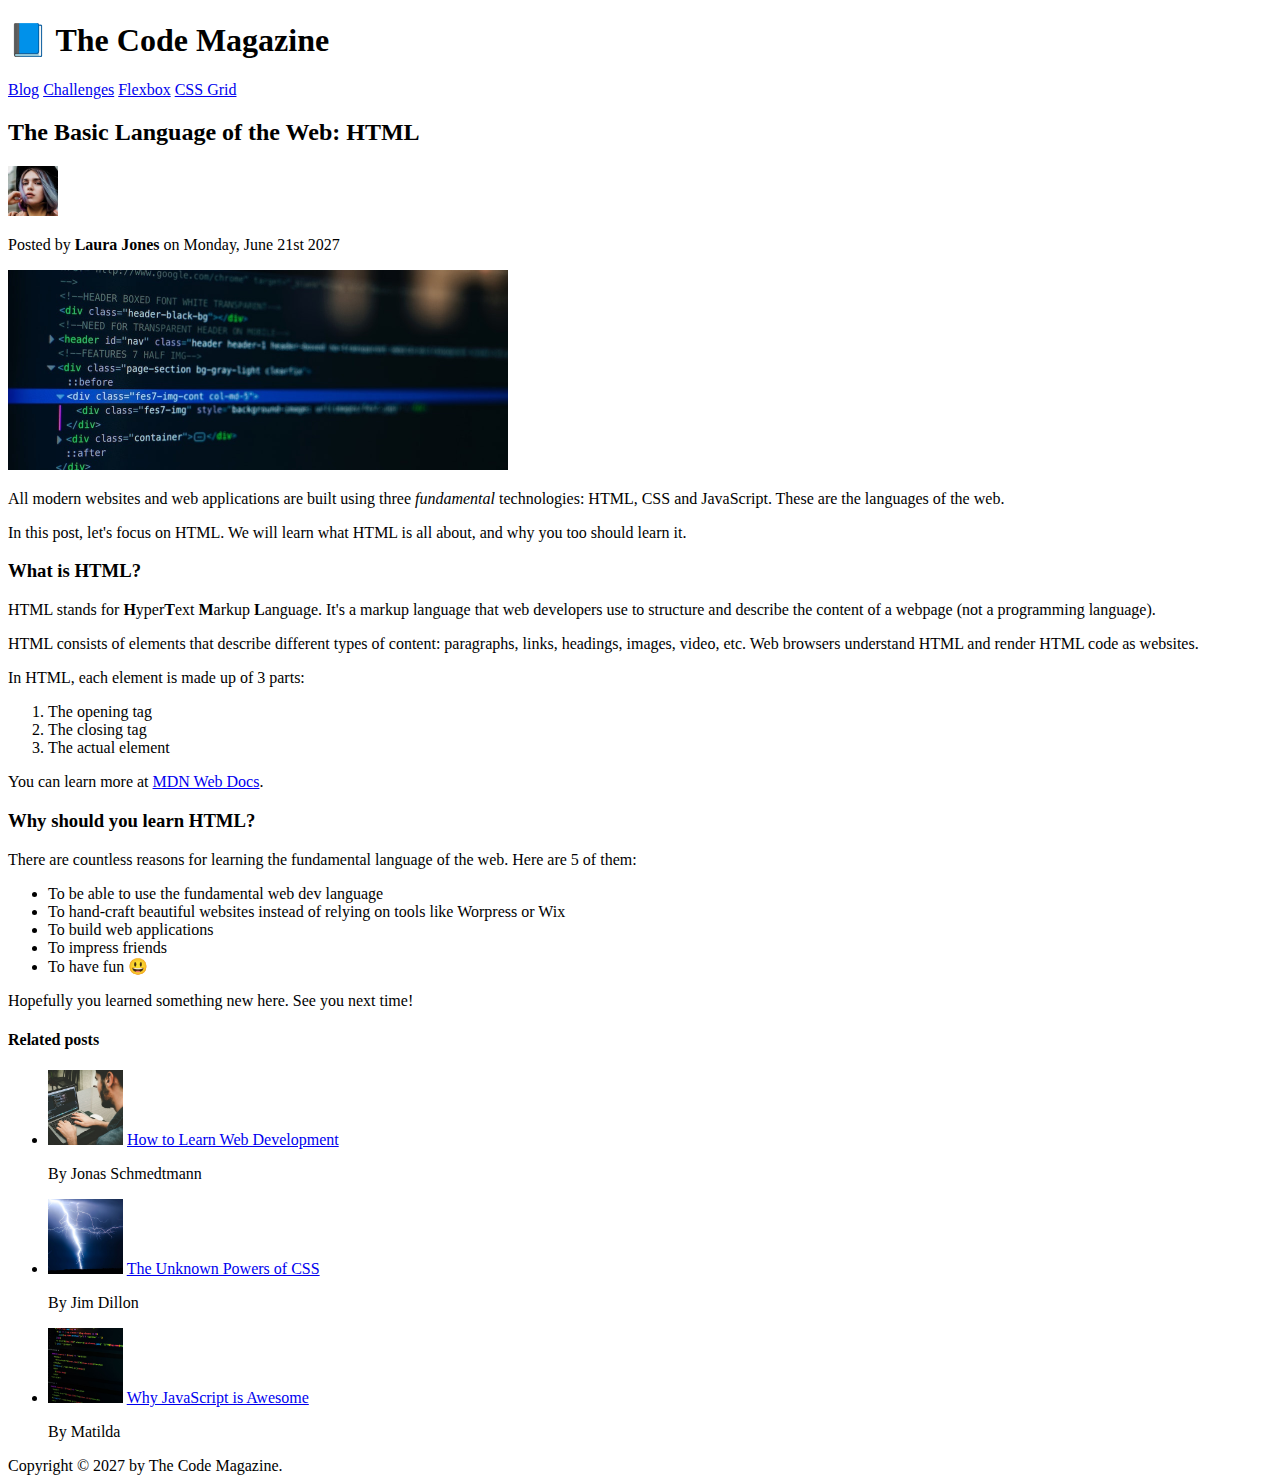
<file: 03-CSS-Fundamentals/index.html>
<!DOCTYPE html>
<html lang="en">
  <head>
    <meta charset="UTF-8" />
    <title>The Basic Language of the Web: HTML</title>
  </head>

  <body>
    <!--
    <h1>The Basic Language of the Web: HTML</h1>
    <h2>The Basic Language of the Web: HTML</h2>
    <h3>The Basic Language of the Web: HTML</h3>
    <h4>The Basic Language of the Web: HTML</h4>
    <h5>The Basic Language of the Web: HTML</h5>
    <h6>The Basic Language of the Web: HTML</h6>
    -->

    <header>
      <h1>📘 The Code Magazine</h1>

      <nav>
        <a href="blog.html">Blog</a>
        <a href="#">Challenges</a>
        <a href="#">Flexbox</a>
        <a href="#">CSS Grid</a>
      </nav>
    </header>

    <article>
      <header>
        <h2>The Basic Language of the Web: HTML</h2>

        <img
          src="img/laura-jones.jpg"
          alt="Headshot of Laura Jones"
          height="50"
          width="50"
        />

        <p>Posted by <strong>Laura Jones</strong> on Monday, June 21st 2027</p>

        <img
          src="img/post-img.jpg"
          alt="HTML code on a screen"
          width="500"
          height="200"
        />
      </header>

      <p>
        All modern websites and web applications are built using three
        <em>fundamental</em>
        technologies: HTML, CSS and JavaScript. These are the languages of the
        web.
      </p>

      <p>
        In this post, let's focus on HTML. We will learn what HTML is all about,
        and why you too should learn it.
      </p>

      <h3>What is HTML?</h3>
      <p>
        HTML stands for <strong>H</strong>yper<strong>T</strong>ext
        <strong>M</strong>arkup <strong>L</strong>anguage. It's a markup
        language that web developers use to structure and describe the content
        of a webpage (not a programming language).
      </p>
      <p>
        HTML consists of elements that describe different types of content:
        paragraphs, links, headings, images, video, etc. Web browsers understand
        HTML and render HTML code as websites.
      </p>
      <p>In HTML, each element is made up of 3 parts:</p>

      <ol>
        <li>The opening tag</li>
        <li>The closing tag</li>
        <li>The actual element</li>
      </ol>

      <p>
        You can learn more at
        <a
          href="https://developer.mozilla.org/en-US/docs/Web/HTML"
          target="_blank"
          >MDN Web Docs</a
        >.
      </p>

      <h3>Why should you learn HTML?</h3>

      <p>
        There are countless reasons for learning the fundamental language of the
        web. Here are 5 of them:
      </p>

      <ul>
        <li>To be able to use the fundamental web dev language</li>
        <li>
          To hand-craft beautiful websites instead of relying on tools like
          Worpress or Wix
        </li>
        <li>To build web applications</li>
        <li>To impress friends</li>
        <li>To have fun 😃</li>
      </ul>

      <p>Hopefully you learned something new here. See you next time!</p>
    </article>

    <aside>
      <h4>Related posts</h4>

      <ul>
        <li>
          <img
            src="img/related-1.jpg"
            alt="Person programming"
            width="75"
            width="75"
          />
          <a href="#">How to Learn Web Development</a>
          <p>By Jonas Schmedtmann</p>
        </li>
        <li>
          <img src="img/related-2.jpg" alt="Lightning" width="75" heigth="75" />
          <a href="#">The Unknown Powers of CSS</a>
          <p>By Jim Dillon</p>
        </li>
        <li>
          <img
            src="img/related-3.jpg"
            alt="JavaScript code on a screen"
            width="75"
            height="75"
          />
          <a href="#">Why JavaScript is Awesome</a>
          <p>By Matilda</p>
        </li>
      </ul>
    </aside>

    <footer>Copyright &copy; 2027 by The Code Magazine.</footer>
  </body>
</html>
</file>
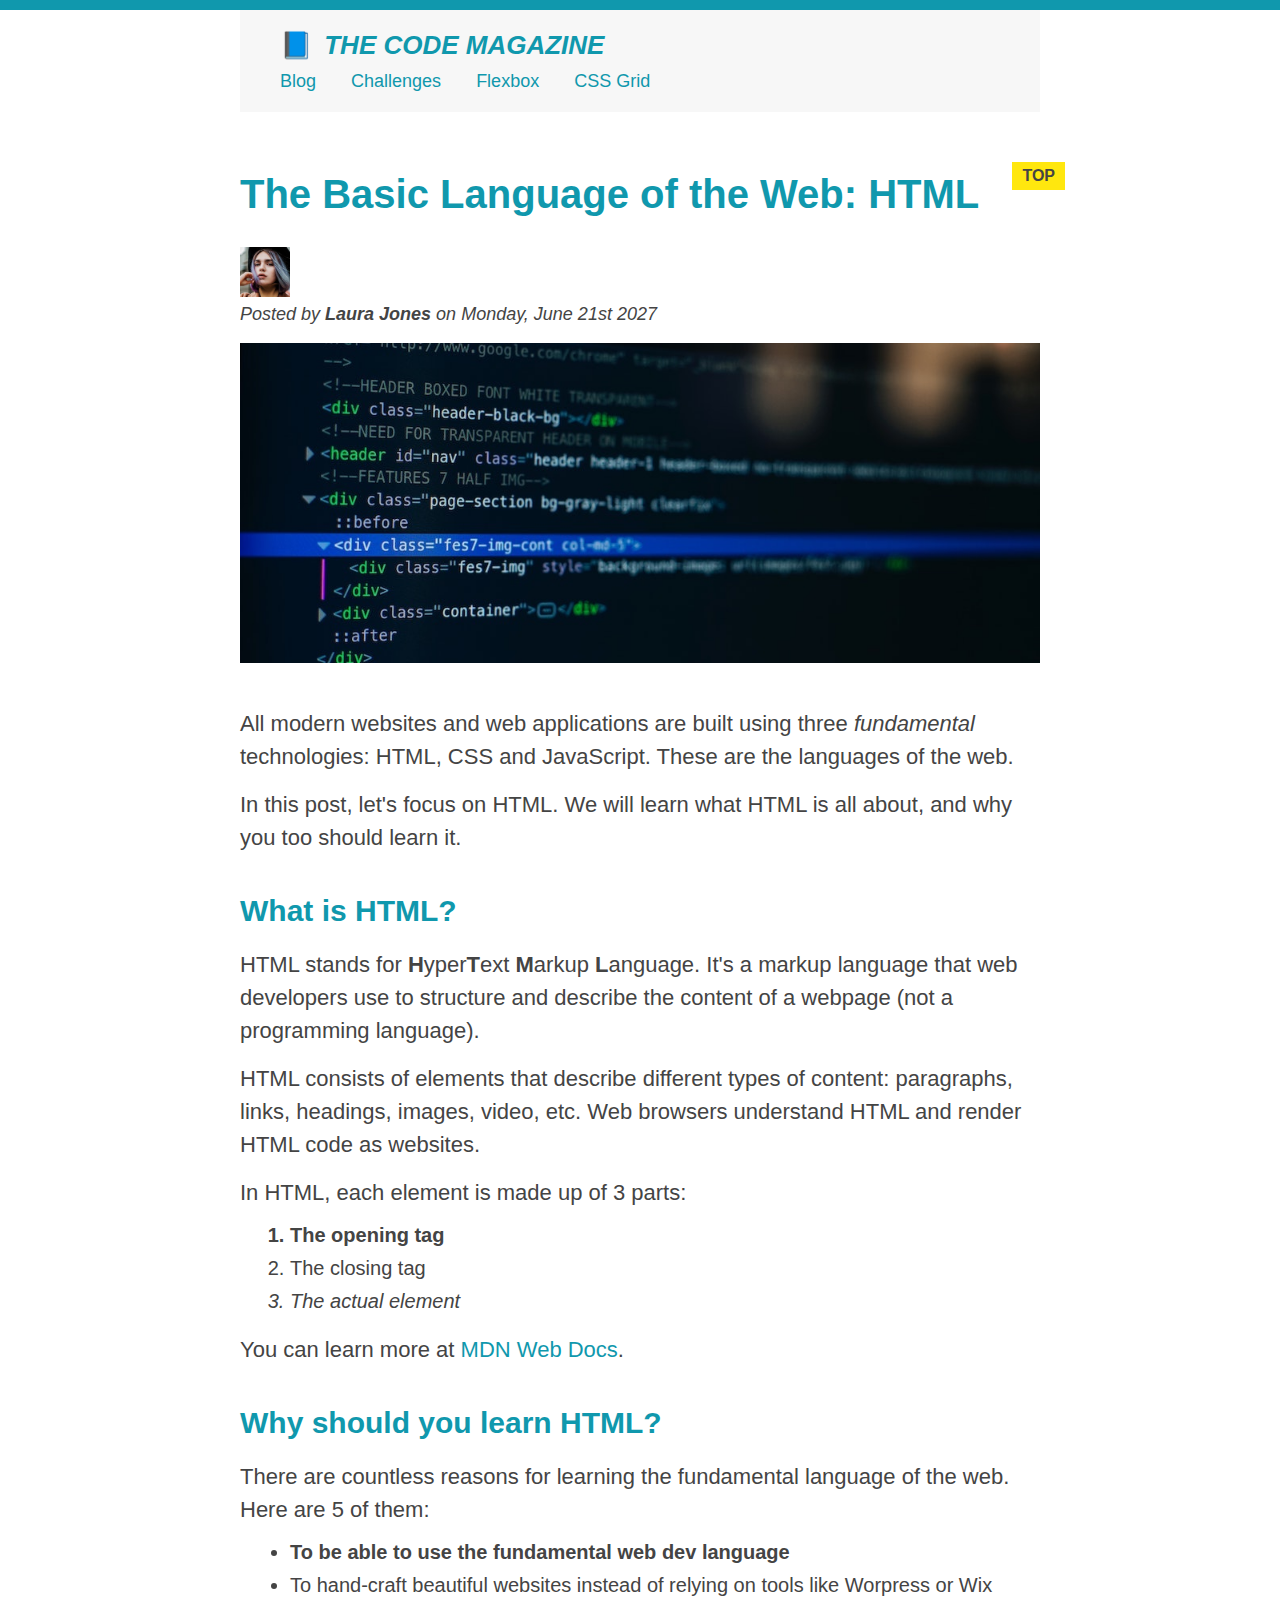
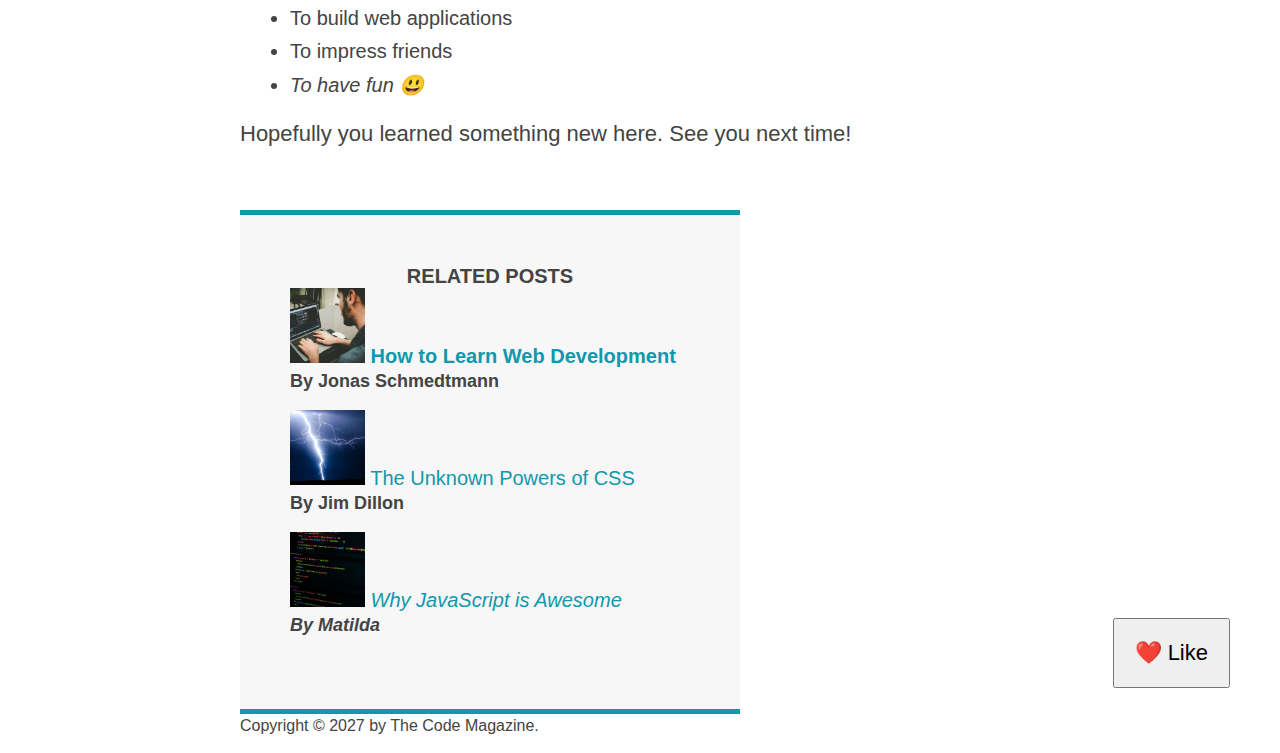
<file: 04-CSS-Layouts/index.html>
<!DOCTYPE html>
<html lang="en">
  <head>
    <meta charset="UTF-8" />
    <link href="style.css" rel="stylesheet" />

    <title>The Basic Language of the Web: HTML</title>
  </head>

  <body>
    <!--
    <h1>The Basic Language of the Web: HTML</h1>
    <h2>The Basic Language of the Web: HTML</h2>
    <h3>The Basic Language of the Web: HTML</h3>
    <h4>The Basic Language of the Web: HTML</h4>
    <h5>The Basic Language of the Web: HTML</h5>
    <h6>The Basic Language of the Web: HTML</h6>
    -->

    <div class="container">
      <header class="main-header">
        <h1>📘 The Code Magazine</h1>

        <nav>
          <!-- <strong>This is the navigation</strong> -->
          <a href="blog.html">Blog</a>
          <a href="#">Challenges</a>
          <a href="#">Flexbox</a>
          <a href="#">CSS Grid</a>
        </nav>
      </header>

      <article>
        <header class="post-header">
          <h2>The Basic Language of the Web: HTML</h2>

          <img
            src="img/laura-jones.jpg"
            alt="Headshot of Laura Jones"
            height="50"
            width="50"
          />

          <p id="author">
            Posted by <strong>Laura Jones</strong> on Monday, June 21st 2027
          </p>

          <img
            src="img/post-img.jpg"
            alt="HTML code on a screen"
            width="500"
            height="200"
            class="post-img"
          />
          <button>❤️ Like</button>
        </header>

        <p>
          All modern websites and web applications are built using three
          <em>fundamental</em>
          technologies: HTML, CSS and JavaScript. These are the languages of the
          web.
        </p>

        <p>
          In this post, let's focus on HTML. We will learn what HTML is all
          about, and why you too should learn it.
        </p>

        <h3>What is HTML?</h3>
        <p>
          HTML stands for <strong>H</strong>yper<strong>T</strong>ext
          <strong>M</strong>arkup <strong>L</strong>anguage. It's a markup
          language that web developers use to structure and describe the content
          of a webpage (not a programming language).
        </p>
        <p>
          HTML consists of elements that describe different types of content:
          paragraphs, links, headings, images, video, etc. Web browsers
          understand HTML and render HTML code as websites.
        </p>
        <p>In HTML, each element is made up of 3 parts:</p>

        <ol>
          <li class="first-li">The opening tag</li>
          <li>The closing tag</li>
          <li>The actual element</li>
        </ol>

        <p>
          You can learn more at
          <a
            href="https://developer.mozilla.org/en-US/docs/Web/HTML"
            target="_blank"
            >MDN Web Docs</a
          >.
        </p>

        <h3>Why should you learn HTML?</h3>

        <p>
          There are countless reasons for learning the fundamental language of
          the web. Here are 5 of them:
        </p>

        <ul>
          <li class="first-li">
            To be able to use the fundamental web dev language
          </li>
          <li>
            To hand-craft beautiful websites instead of relying on tools like
            Worpress or Wix
          </li>
          <li>To build web applications</li>
          <li>To impress friends</li>
          <li>To have fun 😃</li>
        </ul>

        <p>Hopefully you learned something new here. See you next time!</p>
      </article>

      <aside>
        <h4>Related posts</h4>

        <ul class="related">
          <li>
            <img
              src="img/related-1.jpg"
              alt="Person programming"
              width="75"
              height="75"
            />
            <a href="#">How to Learn Web Development</a>
            <p class="related-author">By Jonas Schmedtmann</p>
          </li>
          <li>
            <img
              src="img/related-2.jpg"
              alt="Lightning"
              width="75"
              height="75"
            />
            <a href="#">The Unknown Powers of CSS</a>
            <p class="related-author">By Jim Dillon</p>
          </li>
          <li>
            <img
              src="img/related-3.jpg"
              alt="JavaScript code on a screen"
              width="75"
              height="75"
            />
            <a href="#">Why JavaScript is Awesome</a>
            <p class="related-author">By Matilda</p>
          </li>
        </ul>
      </aside>

      <footer>
        <p id="copyright" class="copyright text">
          Copyright &copy; 2027 by The Code Magazine.
        </p>
      </footer>
    </div>
  </body>
</html>
</file>
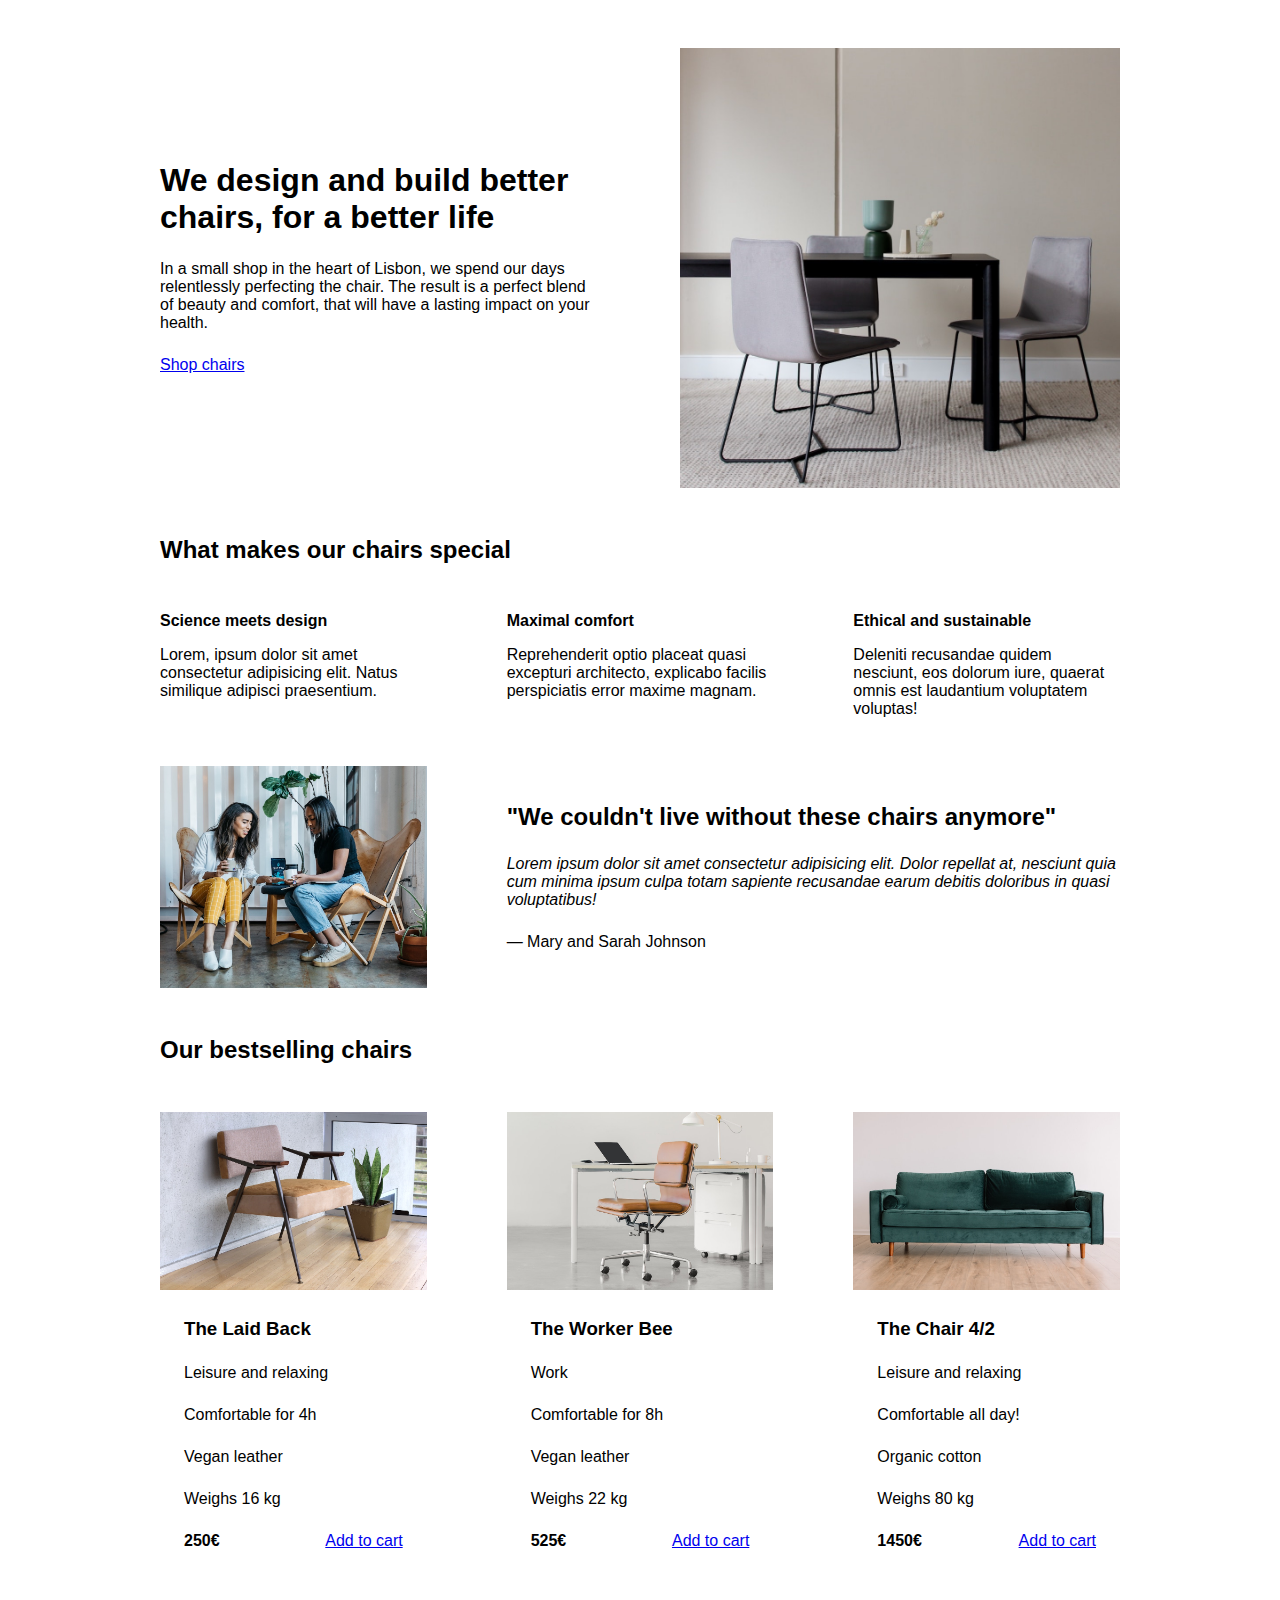
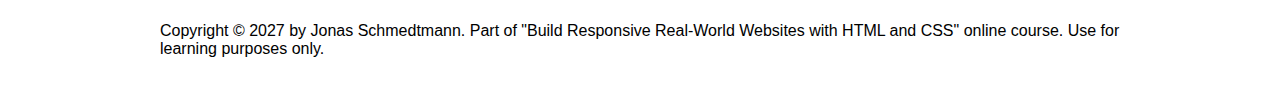
<file: 05-Design/index.html>
<!DOCTYPE html>
<html lang="en">
  <head>
    <meta charset="UTF-8" />
    <meta http-equiv="X-UA-Compatible" content="IE=edge" />
    <meta name="viewport" content="width=device-width, initial-scale=1.0" />

    <link rel="stylesheet" href="style.css" />
    <title>Lisbon Chair Shop</title>
  </head>
  <body>
    <div class="container">
      <header>
        <div class="header-text-box">
          <h1>We design and build better chairs, for a better life</h1>
          <p class="header-text">
            In a small shop in the heart of Lisbon, we spend our days
            relentlessly perfecting the chair. The result is a perfect blend of
            beauty and comfort, that will have a lasting impact on your health.
          </p>
          <a class="btn btn--big" href="#">Shop chairs</a>
        </div>
        <img src="hero.jpg" alt="Photo" />
      </header>

      <section>
        <h2>What makes our chairs special</h2>
        <div class="grid-3-cols">
          <div>
            <p class="features-title"><strong>Science meets design</strong></p>
            <p class="features-text">
              Lorem, ipsum dolor sit amet consectetur adipisicing elit. Natus
              similique adipisci praesentium.
            </p>
          </div>

          <div>
            <p class="features-title">
              <strong>Maximal comfort</strong>
            </p>
            <p class="features-text">
              Reprehenderit optio placeat quasi excepturi architecto, explicabo
              facilis perspiciatis error maxime magnam.
            </p>
          </div>

          <div>
            <p class="features-title">
              <strong>Ethical and sustainable</strong>
            </p>
            <p class="features-text">
              Deleniti recusandae quidem nesciunt, eos dolorum iure, quaerat
              omnis est laudantium voluptatem voluptas!
            </p>
          </div>
        </div>
      </section>

      <section class="testimonial-section">
        <div class="grid-3-cols">
          <img src="customers.jpg" alt="People sitting on chairs" />
          <div class="testimonial-box">
            <h2>"We couldn't live without these chairs anymore"</h2>
            <blockquote class="testimonial-text">
              Lorem ipsum dolor sit amet consectetur adipisicing elit. Dolor
              repellat at, nesciunt quia cum minima ipsum culpa totam sapiente
              recusandae earum debitis doloribus in quasi voluptatibus!
            </blockquote>
            <p class="testimonial-author">&mdash; Mary and Sarah Johnson</p>
          </div>
        </div>
      </section>

      <section>
        <h2>Our bestselling chairs</h2>
        <div class="grid-3-cols">
          <figure class="chair">
            <img src="chair-1.jpg" alt="Chair" />
            <div class="chair-box">
              <h3>The Laid Back</h3>
              <ul class="chair-details">
                <li>
                  <!-- Span is a generic INLINE text element, it doesn't have any meaning. It's like a div element, but inline -->
                  <span>Leisure and relaxing</span>
                </li>
                <li>
                  <span>Comfortable for 4h</span>
                </li>
                <li>
                  <span>Vegan leather</span>
                </li>
                <li>
                  <span>Weighs 16 kg</span>
                </li>
              </ul>
              <div class="chair-price">
                <strong>250€</strong>
                <a href="#" class="btn btn--small">Add to cart</a>
              </div>
            </div>
          </figure>

          <figure class="chair">
            <img src="chair-2.jpg" alt="Chair" />
            <div class="chair-box">
              <h3>The Worker Bee</h3>
              <ul class="chair-details">
                <li>
                  <span>Work</span>
                </li>
                <li>
                  <span>Comfortable for 8h</span>
                </li>
                <li>
                  <span>Vegan leather</span>
                </li>
                <li>
                  <span>Weighs 22 kg</span>
                </li>
              </ul>
              <div class="chair-price">
                <strong>525€</strong>
                <a href="#" class="btn btn--small">Add to cart</a>
              </div>
            </div>
          </figure>

          <figure class="chair">
            <img src="chair-3.jpg" alt="Chair" />
            <div class="chair-box">
              <h3>The Chair 4/2</h3>
              <ul class="chair-details">
                <li>
                  <span>Leisure and relaxing</span>
                </li>
                <li>
                  <span>Comfortable all day!</span>
                </li>
                <li>
                  <span>Organic cotton</span>
                </li>
                <li>
                  <span>Weighs 80 kg</span>
                </li>
              </ul>
              <div class="chair-price">
                <strong>1450€</strong>
                <a href="#" class="btn btn--small">Add to cart</a>
              </div>
            </div>
          </figure>
        </div>
      </section>

      <footer>
        Copyright &copy; 2027 by Jonas Schmedtmann. Part of "Build Responsive
        Real-World Websites with HTML and CSS" online course. Use for learning
        purposes only.
      </footer>
    </div>
  </body>
</html>
</file>
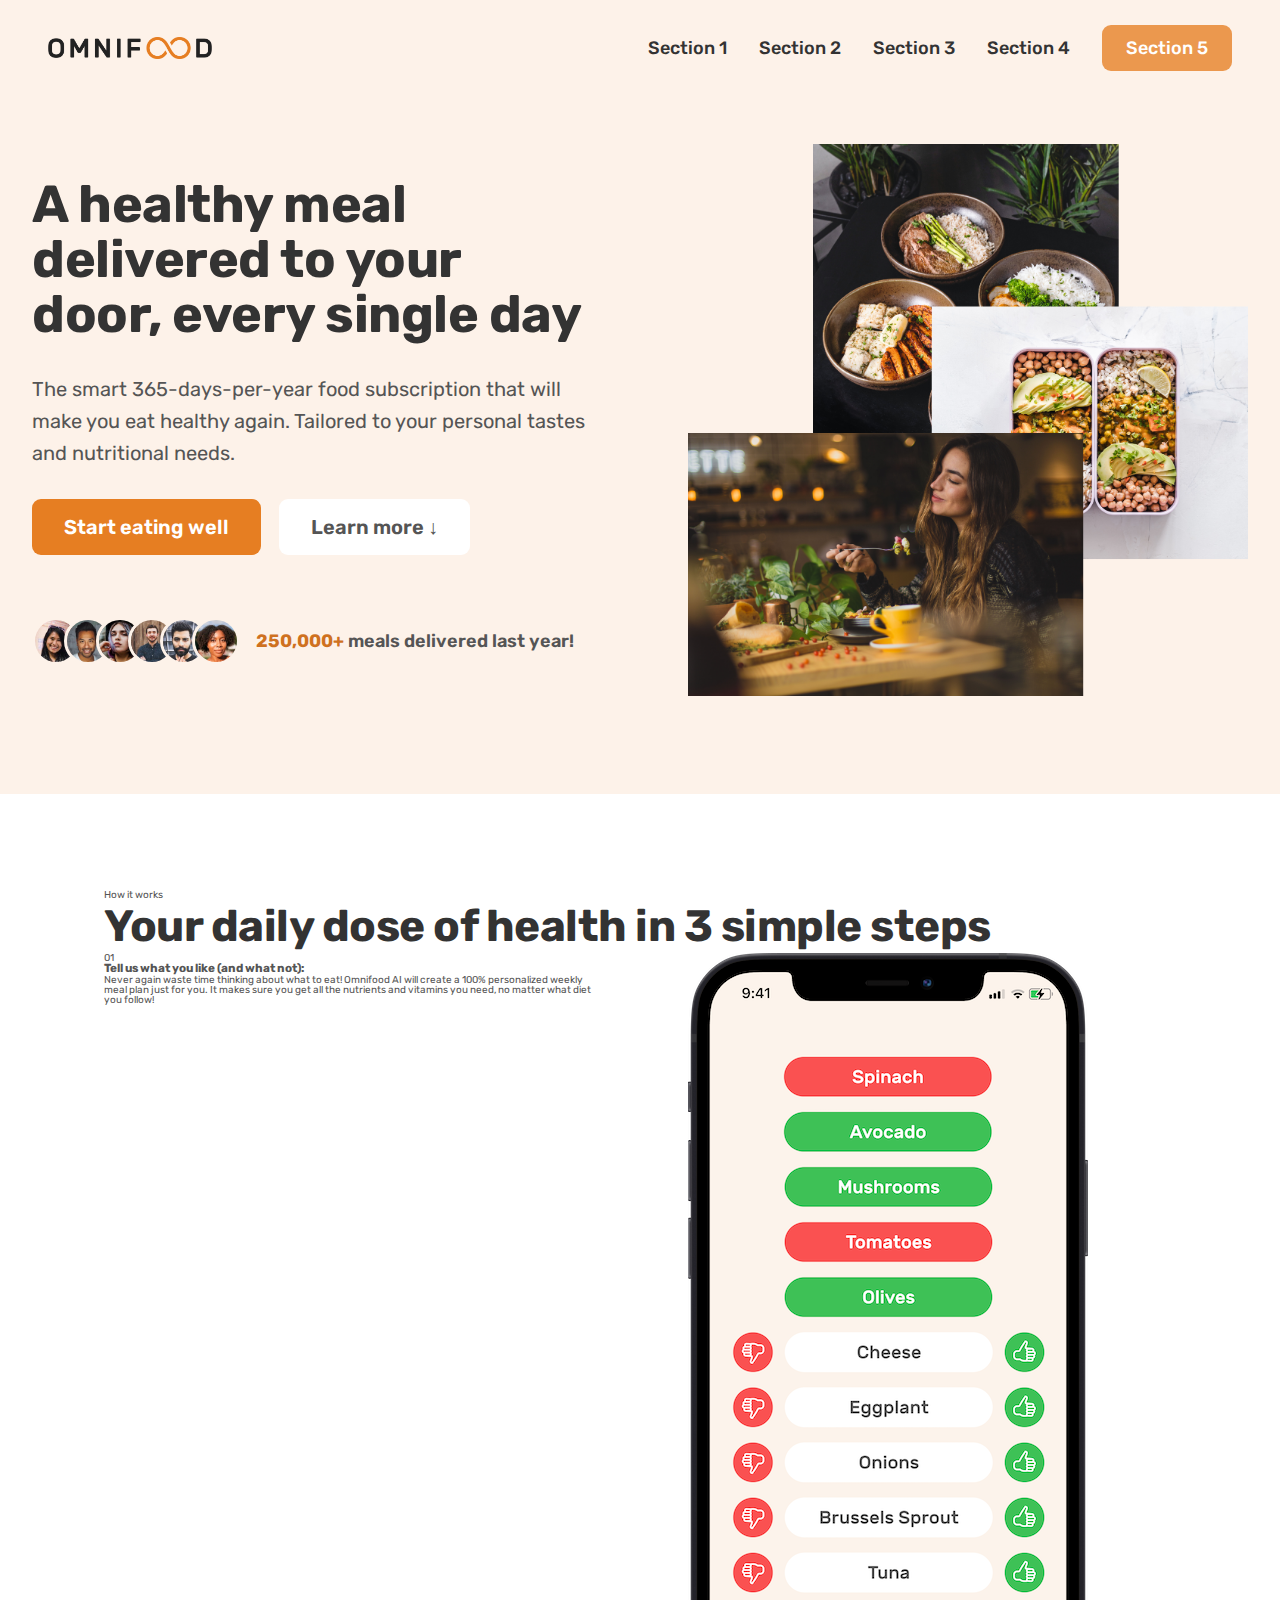
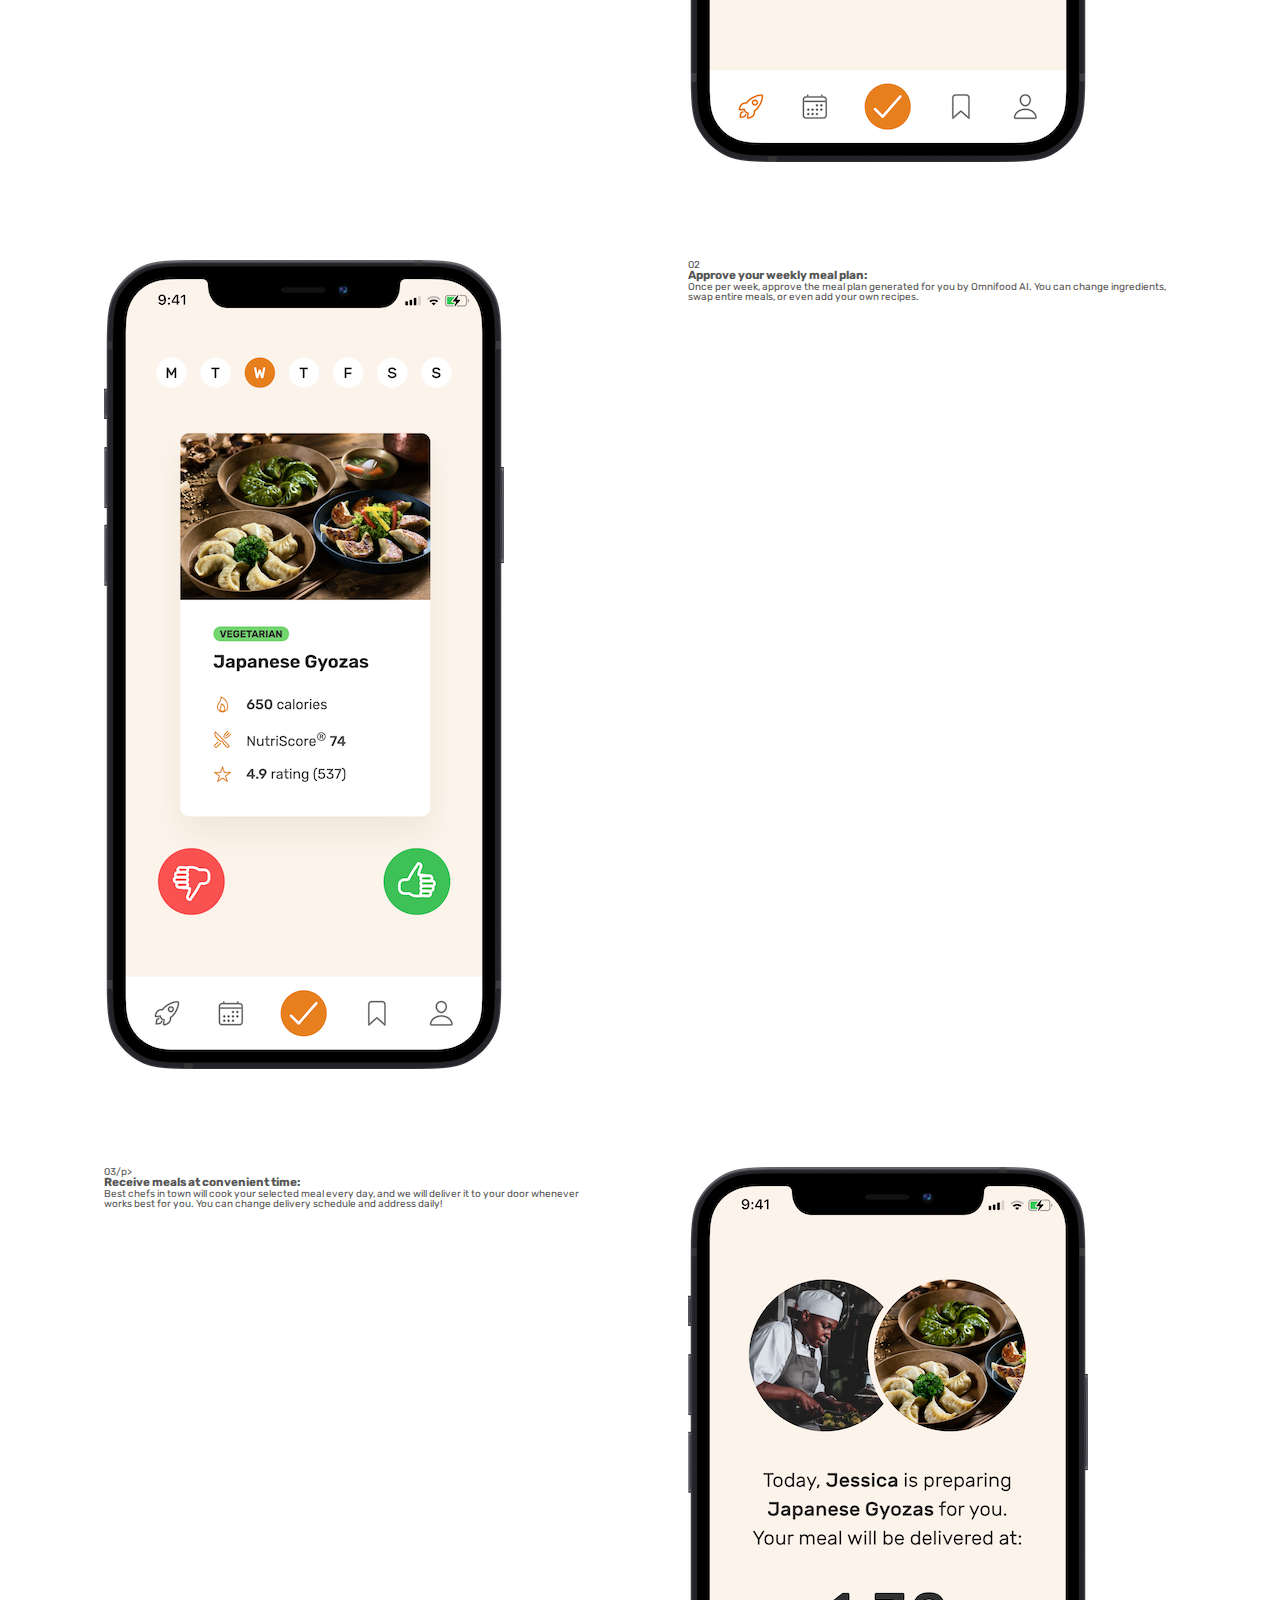
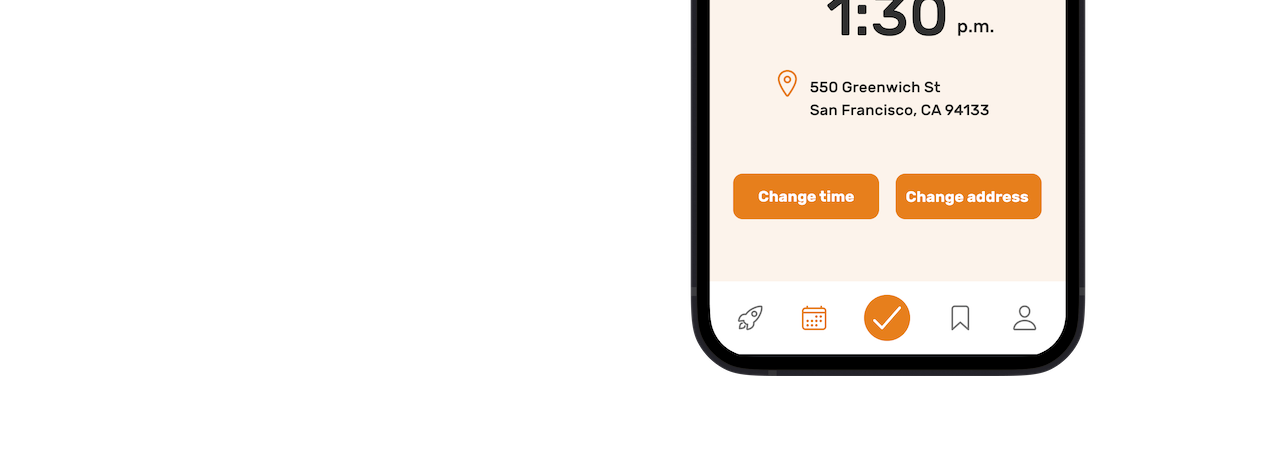
<file: 07-Omnifood-Desktop/index.html>
<!DOCTYPE html>
<html lang="en">
    <head>
        <meta charset="UTF-8" />
        <meta http-equiv="X-UA-Compatible" content="IE=edge" />
        <meta name="viewport" content="width=device-width, initial-scale=1.0" />
        <link rel="preconnect" href="https://fonts.googleapis.com" />
        <link rel="preconnect" href="https://fonts.gstatic.com" crossorigin />
        <link rel="preconnect" href="https://fonts.googleapis.com" />
        <link rel="preconnect" href="https://fonts.gstatic.com" crossorigin />
        <link
            href="https://fonts.googleapis.com/css2?family=Inter:wght@400;500;700&family=Montserrat&family=Rubik:wght@400;500;600;700&display=swap"
            rel="stylesheet"
        />
        <link rel="stylesheet" href="./css/style.css" />
        <title>Omnifood</title>
    </head>
    <body>
        <header class="header">
            <img
                class="logo"
                src="./img/omnifood-logo.png"
                alt="Omnifood logo"
            />
            <nav class="main-nav">
                <ul class="main-nav-list">
                    <li><a class="main-nav-link" href="#">Section 1</a></li>
                    <li><a class="main-nav-link" href="#">Section 2</a></li>
                    <li><a class="main-nav-link" href="#">Section 3</a></li>
                    <li><a class="main-nav-link" href="#">Section 4</a></li>
                    <li>
                        <a class="main-nav-link nav-cta" href="#">Section 5</a>
                    </li>
                </ul>
            </nav>
        </header>
        <main>
            <section class="section-hero">
                <div class="hero">
                    <div class="hero-text-box">
                        <h1 class="heading-primary">
                            A healthy meal delivered to your door, every single
                            day
                        </h1>
                        <p class="hero-description">
                            The smart 365-days-per-year food subscription that
                            will make you eat healthy again. Tailored to your
                            personal tastes and nutritional needs.
                        </p>
                        <a href="#" class="btn btn--full margin-right-sm"
                            >Start eating well</a
                        >
                        <a href="#" class="btn btn--outline"
                            >Learn more &darr;</a
                        >
                        <div class="delivered-meals">
                            <div class="delivered-imgs">
                                <img
                                    src="./img/customers/customer-1.jpg"
                                    alt="Customer photo"
                                />
                                <img
                                    src="./img/customers/customer-2.jpg"
                                    alt="Customer photo"
                                />
                                <img
                                    src="./img/customers/customer-3.jpg"
                                    alt="Customer photo"
                                />
                                <img
                                    src="./img/customers/customer-4.jpg"
                                    alt="Customer photo"
                                />
                                <img
                                    src="./img/customers/customer-5.jpg"
                                    alt="Customer photo"
                                />
                                <img
                                    src="./img/customers/customer-6.jpg"
                                    alt="Customer photo"
                                />
                            </div>
                            <p class="delivered-text">
                                <span>250,000+</span> meals delivered last year!
                            </p>
                        </div>
                    </div>
                    <div class="hero-img-box">
                        <img
                            class="hero-img"
                            src="./img/hero.png"
                            alt="Woman Enjoying foor, meals in storage container, and food bowls on a table"
                        />
                    </div>
                </div>
            </section>
            <section class="section-how">
                <div class="container">
                    <div class="container">
                        <span class="subheading">How it works</span>
                        <h2 class="heading-secondary">
                            Your daily dose of health in 3 simple steps
                        </h2>
                    </div>
                    <div class="container grid grid--2-cols">
                        <!-- STEP 01 -->
                        <div class="step-text-box">
                            <p class="step-number">01</p>
                            <h3 class="heading-tertiary">
                                Tell us what you like (and what not):
                            </h3>
                            <p class="step-description">
                                Never again waste time thinking about what to
                                eat! Omnifood AI will create a 100% personalized
                                weekly meal plan just for you. It makes sure you
                                get all the nutrients and vitamins you need, no
                                matter what diet you follow!
                            </p>
                        </div>
                        <div class="step-img-box">
                            <img
                                src="./img/app/app-screen-1.png"
                                class="step-img"
                                alt="iPhone app preferences selection screen"
                            />
                        </div>
                        <!-- STEP 02 -->
                        <div class="step-img-box">
                            <img
                                src="./img/app/app-screen-2.png"
                                class="step-img"
                                alt="iPhone app plan approval screen with Japanese Gyozas"
                            />
                        </div>
                        <div class="step-text-box">
                            <p class="step-number">02</p>
                            <h3 class="heading-tertiary">
                                Approve your weekly meal plan:
                            </h3>
                            <p class="step-description">
                                Once per week, approve the meal plan generated
                                for you by Omnifood AI. You can change
                                ingredients, swap entire meals, or even add your
                                own recipes.
                            </p>
                        </div>
                        <!-- STEP 03 -->
                        <div class="step-text-box">
                            <p class="step-number">03/p></p>
                            <h3 class="heading-tertiary">
                                Receive meals at convenient time:
                            </h3>
                            <p class="step-description">
                                Best chefs in town will cook your selected meal
                                every day, and we will deliver it to your door
                                whenever works best for you. You can change
                                delivery schedule and address daily!
                            </p>
                        </div>
                        <div class="step-img-box">
                            <img
                                src="./img/app/app-screen-3.png"
                                class="step-img"
                                alt="iPhone app delivery screen with Jessica preparing Japanese Gyozas"
                            />
                        </div>
                    </div>
                </div>
            </section>
        </main>
    </body>
</html>
</file>
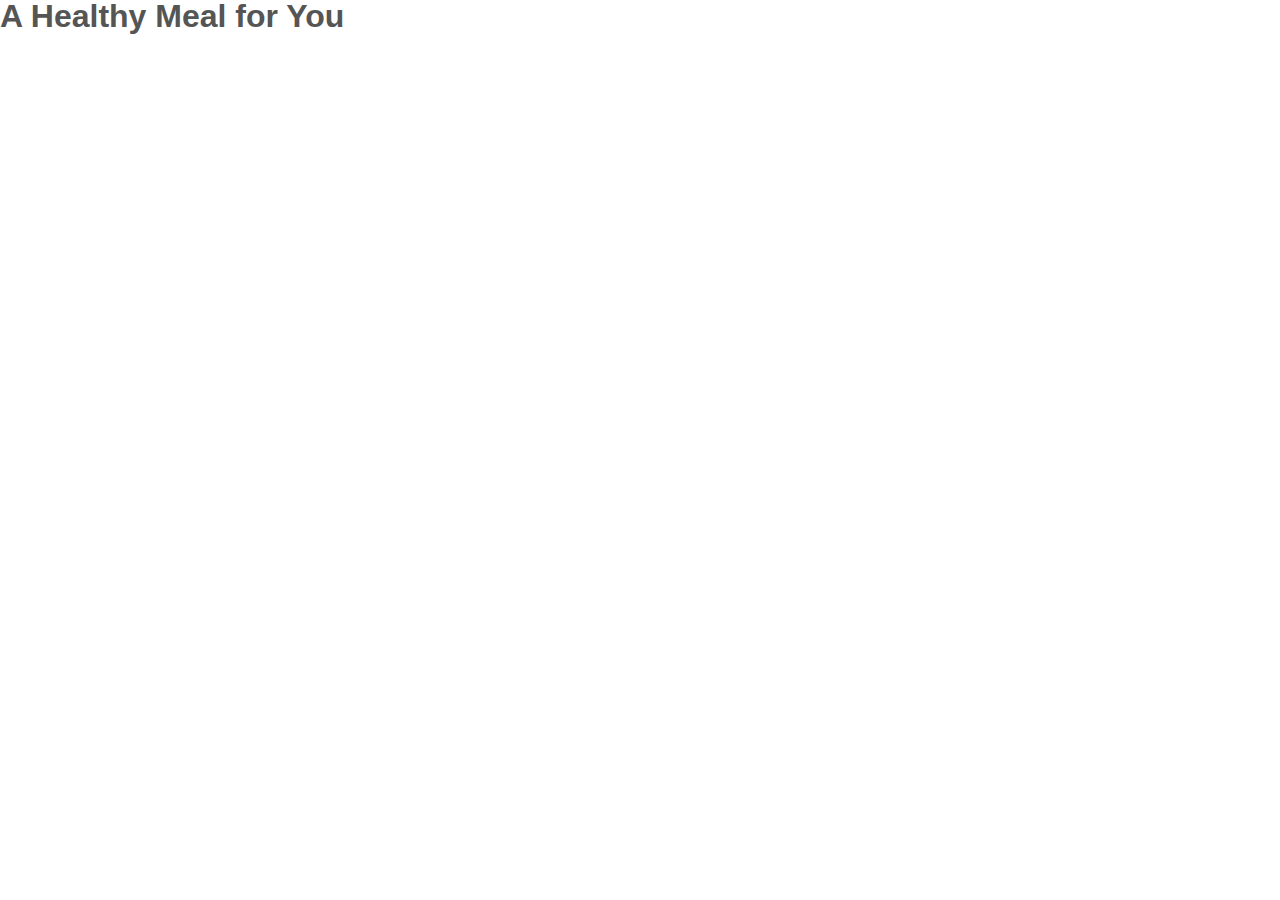
<file: Omnifood/index.html>
<!DOCTYPE html>
<html lang="en">
    <head>
        <meta charset="UTF-8" />
        <meta http-equiv="X-UA-Compatible" content="IE=edge" />
        <meta name="viewport" content="width=device-width, initial-scale=1.0" />
        <link rel="stylesheet" href="css/style.css" />
        <title>Omnifood</title>
    </head>
    <body>
        <h1>A Healthy Meal for You</h1>
    </body>
</html>
</file>
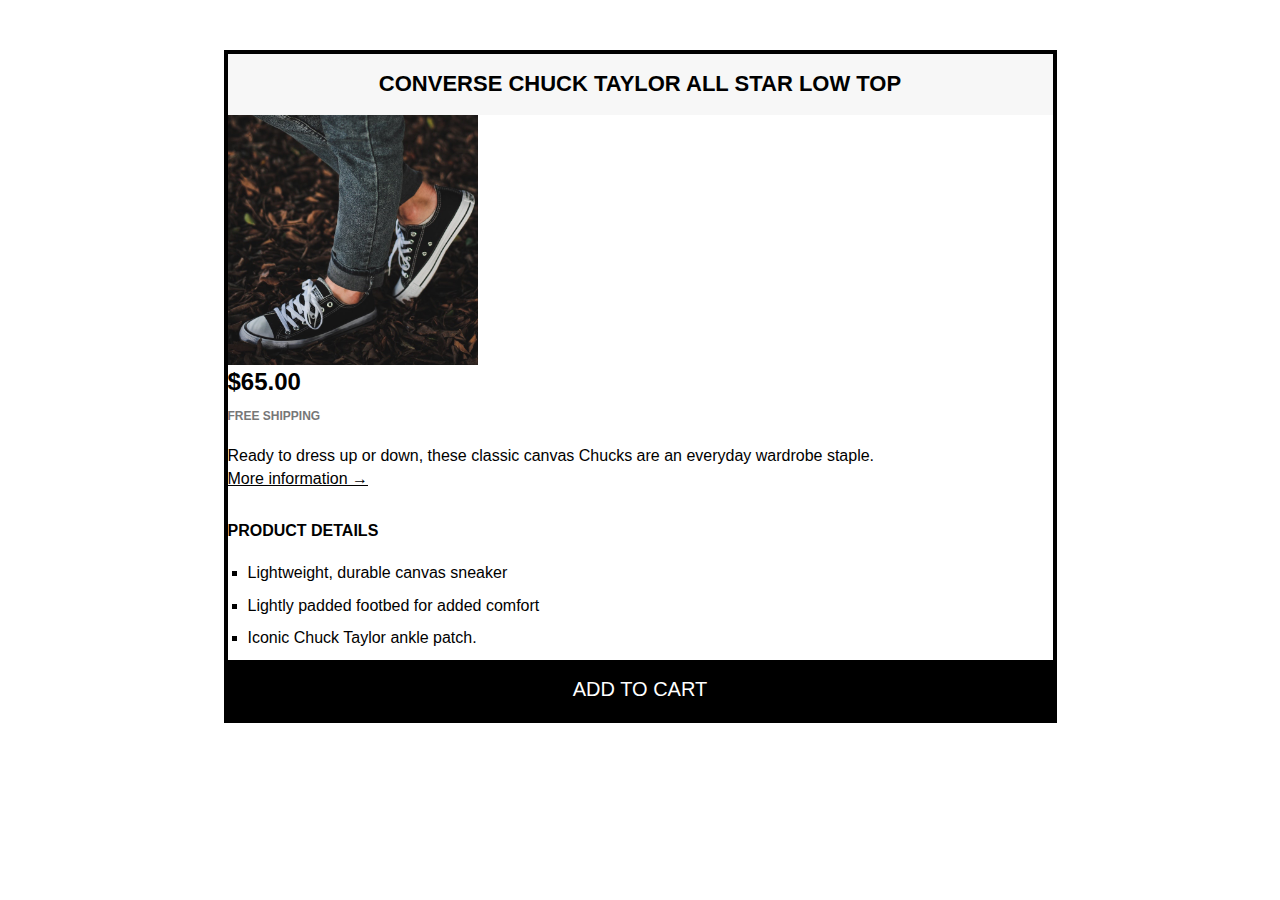
<file: 03-CSS-Fundamentals/Challenge-02/index.html>
<html lang="en">
    <head>
        <meta charset="UTF-8" />
        <meta http-equiv="X-UA-Compatible" content="IE=edge" />
        <meta name="viewport" content="width=device-width, initial-scale=1.0" />
        <title>Document</title>
        <link rel="stylesheet" href="./style.css" />
    </head>
    <body>
        <div class="container">
            <article class="product">
                <h2 class="product-title">
                    Converse Chuck Taylor All Star Low Top
                </h2>
                <img
                    src="../img/challenges.jpg"
                    alt="Chuck Taylor All Star Shoe"
                    height="250"
                    width="250"
                />
                <p class="price"><strong>$65.00</strong></p>
                <p class="shipping">Free shipping</p>
                <p class="product-description">
                    Ready to dress up or down, these classic canvas Chucks are
                    an everyday wardrobe staple.
                </p>
                <a href="https://converse.com" target="_blank" class="more-info"
                    >More information &rarr;</a
                >

                <div class="product-details">
                    <h3 class="details-title">Product details</h3>
                    <ul class="details-list">
                        <li>Lightweight, durable canvas sneaker</li>
                        <li>Lightly padded footbed for added comfort</li>
                        <li>Iconic Chuck Taylor ankle patch.</li>
                    </ul>
                </div>
                <button class="add-cart">Add to cart</button>
            </article>
        </div>
    </body>
</html>
</file>
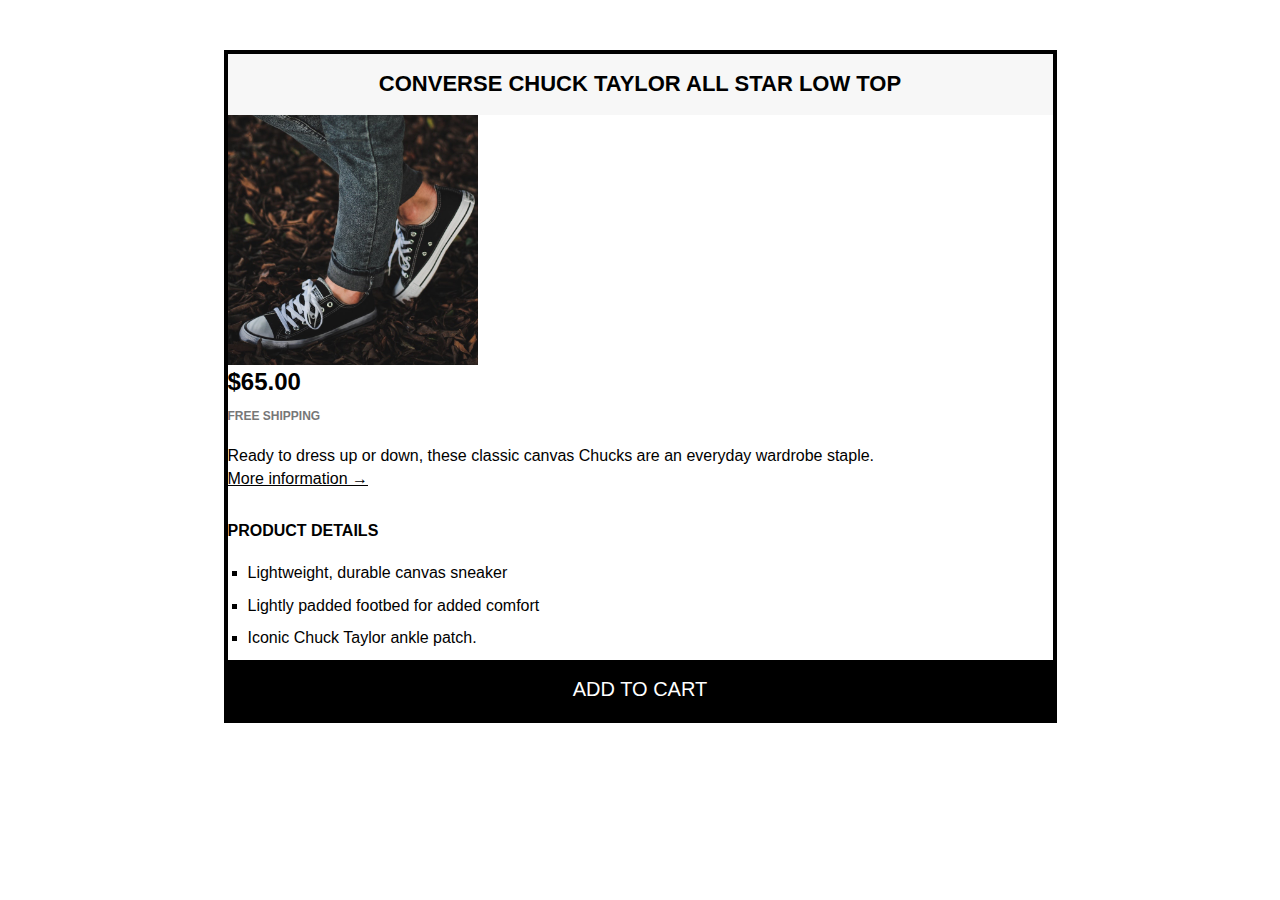
<file: 03-CSS-Fundamentals/Challenge-03-02/index.html>
<html lang="en">
    <head>
        <meta charset="UTF-8" />
        <meta http-equiv="X-UA-Compatible" content="IE=edge" />
        <meta name="viewport" content="width=device-width, initial-scale=1.0" />
        <title>Document</title>
        <link rel="stylesheet" href="./style.css" />
    </head>
    <body>
        <article class="product">
            <h2 class="product-title">
                Converse Chuck Taylor All Star Low Top
            </h2>
            <img
                src="../img/challenges.jpg"
                alt="Chuck Taylor All Star Shoe"
                height="250"
                width="250"
            />
            <p class="price"><strong>$65.00</strong></p>
            <p class="shipping">Free shipping</p>
            <p class="product-description">
                Ready to dress up or down, these classic canvas Chucks are an
                everyday wardrobe staple.
            </p>
            <a href="https://converse.com" target="_blank" class="more-info"
                >More information &rarr;</a
            >

            <h3 class="details-title">Product details</h3>
            <ul class="details-list">
                <li>Lightweight, durable canvas sneaker</li>
                <li>Lightly padded footbed for added comfort</li>
                <li>Iconic Chuck Taylor ankle patch.</li>
            </ul>

            <button class="add-cart">Add to cart</button>
        </article>
    </body>
</html>
</file>
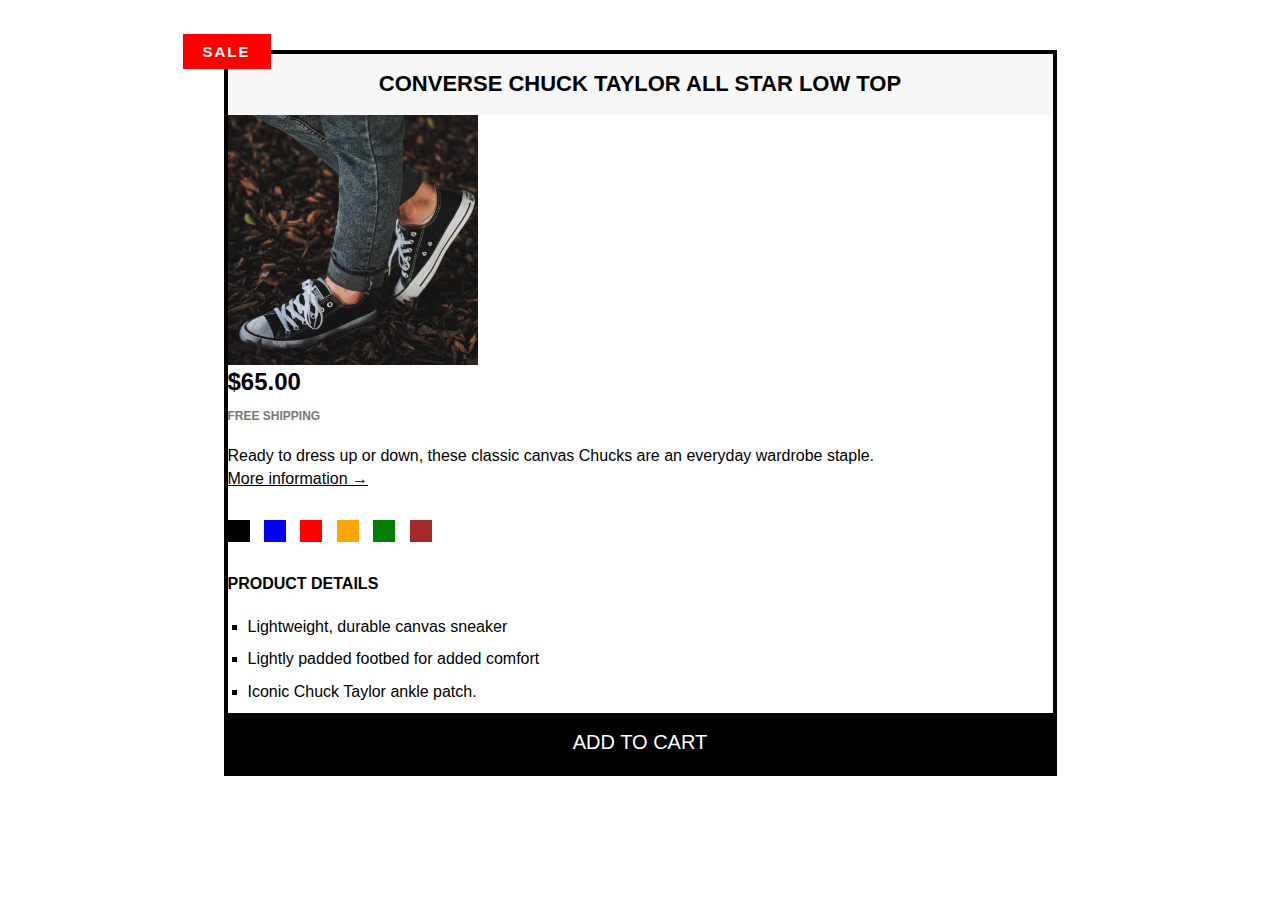
<file: 03-CSS-Fundamentals/Challenge-03-03/index.html>
<html lang="en">
    <head>
        <meta charset="UTF-8" />
        <meta http-equiv="X-UA-Compatible" content="IE=edge" />
        <meta name="viewport" content="width=device-width, initial-scale=1.0" />
        <title>Document</title>
        <link rel="stylesheet" href="./style.css" />
    </head>
    <body>
        <article class="product">
            <p class="sale">SALE</p>
            <h2 class="product-title">
                Converse Chuck Taylor All Star Low Top
            </h2>
            <img
                src="../img/challenges.jpg"
                alt="Chuck Taylor All Star Shoe"
                height="250"
                width="250"
            />
            <p class="price"><strong>$65.00</strong></p>
            <p class="shipping">Free shipping</p>
            <p class="product-description">
                Ready to dress up or down, these classic canvas Chucks are an
                everyday wardrobe staple.
            </p>
            <a href="https://converse.com" target="_blank" class="more-info"
                >More information &rarr;</a
            >
            <div class="color-boxes">
                <div class="color-box black-box"></div>
                <div class="color-box blue-box"></div>
                <div class="color-box red-box"></div>
                <div class="color-box orange-box"></div>
                <div class="color-box green-box"></div>
                <div class="color-box brown-box"></div>
            </div>

            <h3 class="details-title">Product details</h3>
            <ul class="details-list">
                <li>Lightweight, durable canvas sneaker</li>
                <li>Lightly padded footbed for added comfort</li>
                <li>Iconic Chuck Taylor ankle patch.</li>
            </ul>

            <button class="add-cart">Add to cart</button>
        </article>
    </body>
</html>
</file>
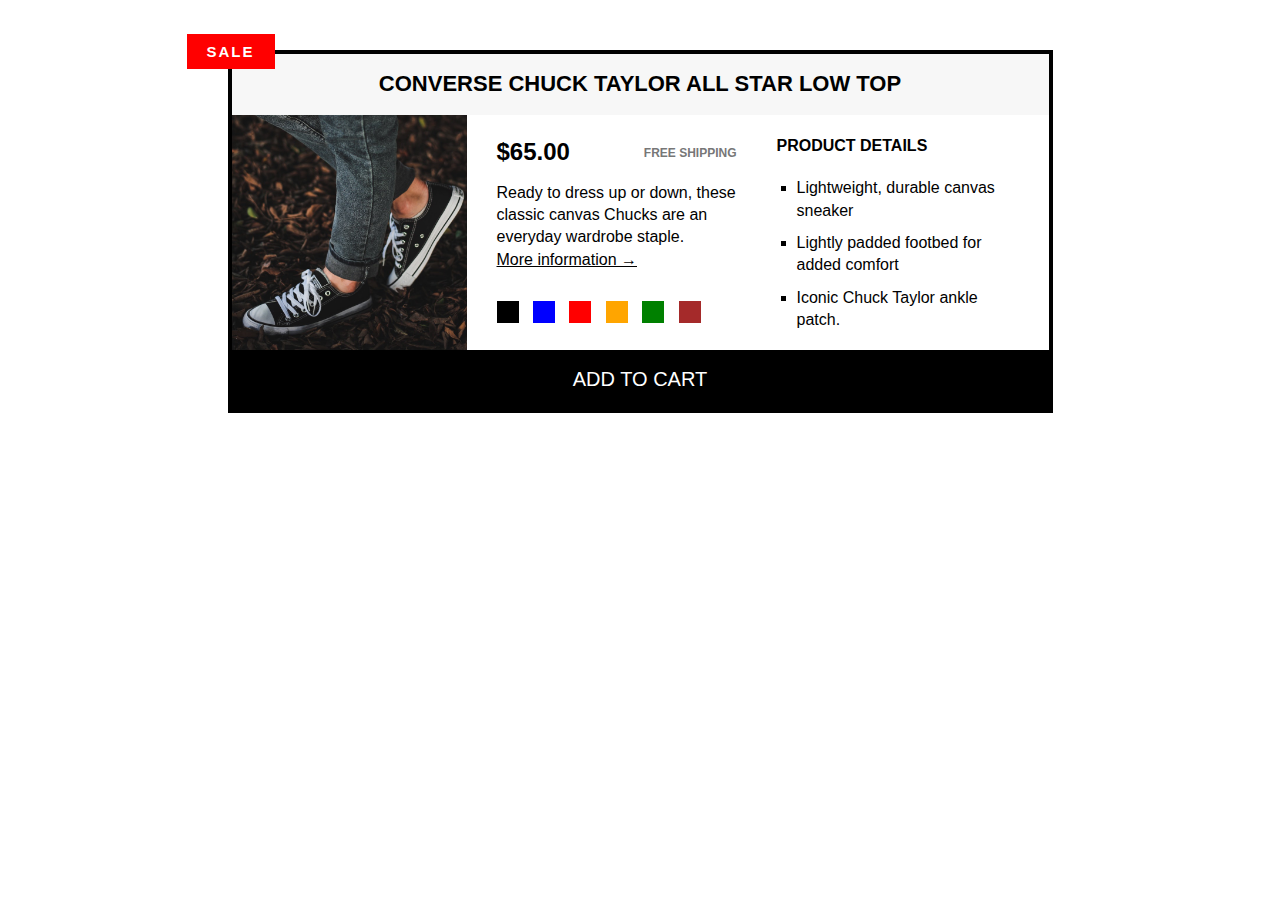
<file: 04-CSS-Layouts/Challenge-04-01/index.html>
<html lang="en">
    <head>
        <meta charset="UTF-8" />
        <meta http-equiv="X-UA-Compatible" content="IE=edge" />
        <meta name="viewport" content="width=device-width, initial-scale=1.0" />
        <title>Document</title>
        <link rel="stylesheet" href="./style.css" />
    </head>
    <body>
        <article class="product">
            <p class="sale">SALE</p>
            <h2 class="product-title">
                Converse Chuck Taylor All Star Low Top
            </h2>
            <img
                class="main-product-img"
                src="../img/challenges.jpg"
                alt="Chuck Taylor All Star Shoe"
                height="250"
                width="250"
            />

            <div class="product-main-info">
                <p class="price"><strong>$65.00</strong></p>
                <p class="shipping">Free shipping</p>
                <p class="product-description">
                    Ready to dress up or down, these classic canvas Chucks are
                    an everyday wardrobe staple.
                </p>
                <a href="https://converse.com" target="_blank" class="more-info"
                    >More information &rarr;</a
                >
                <div class="color-boxes">
                    <div class="color-box black-box"></div>
                    <div class="color-box blue-box"></div>
                    <div class="color-box red-box"></div>
                    <div class="color-box orange-box"></div>
                    <div class="color-box green-box"></div>
                    <div class="color-box brown-box"></div>
                </div>
            </div>

            <div class="product-additional-info">
                <h3 class="details-title">Product details</h3>
                <ul class="details-list">
                    <li>Lightweight, durable canvas sneaker</li>
                    <li>Lightly padded footbed for added comfort</li>
                    <li>Iconic Chuck Taylor ankle patch.</li>
                </ul>
            </div>
            <button class="add-cart">Add to cart</button>
        </article>
    </body>
</html>
</file>
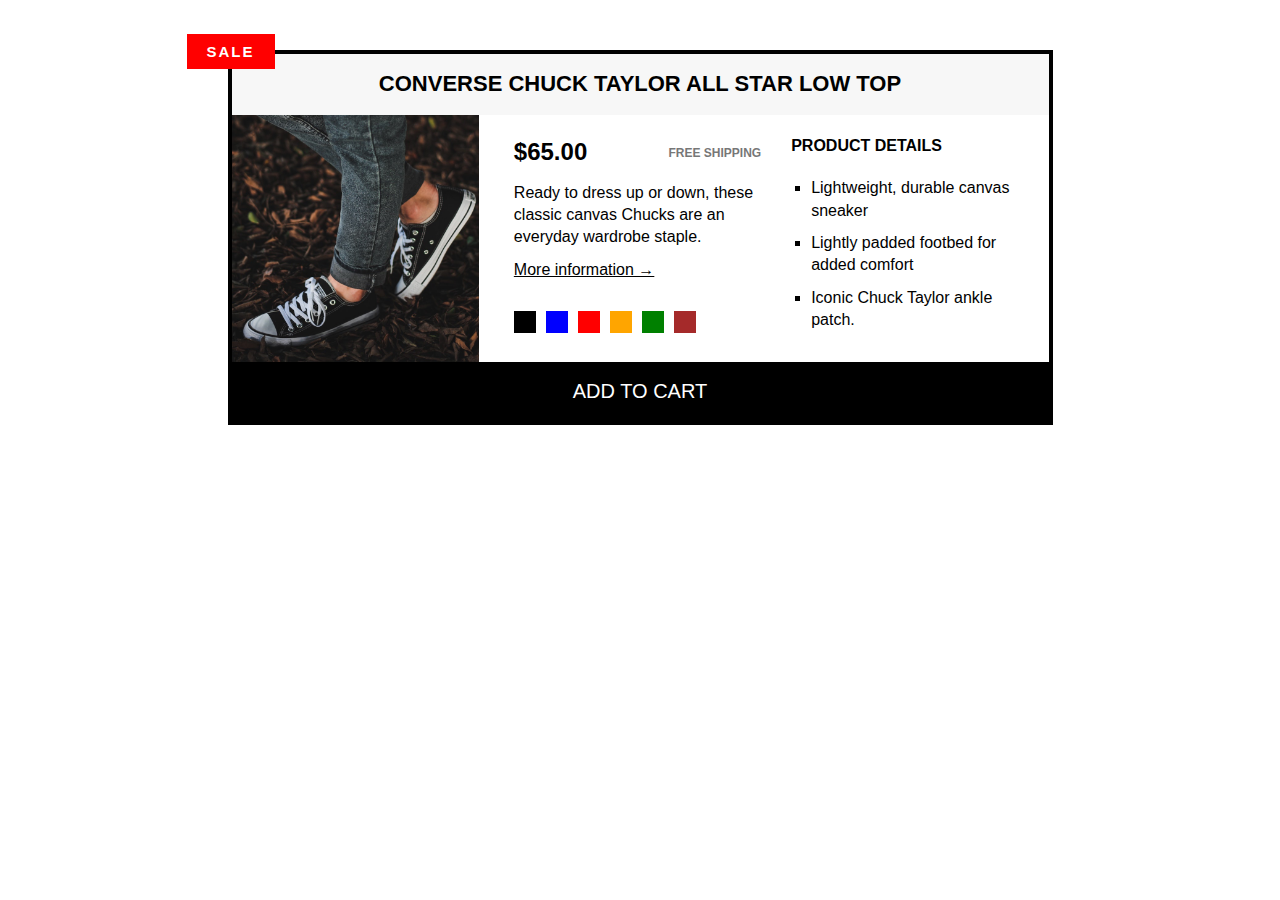
<file: 04-CSS-Layouts/Challenge-04-02/index.html>
<html lang="en">
    <head>
        <meta charset="UTF-8" />
        <meta http-equiv="X-UA-Compatible" content="IE=edge" />
        <meta name="viewport" content="width=device-width, initial-scale=1.0" />
        <title>Document</title>
        <link rel="stylesheet" href="./style.css" />
    </head>
    <body>
        <article class="product">
            <p class="sale">SALE</p>
            <h2 class="product-title">
                Converse Chuck Taylor All Star Low Top
            </h2>

            <div class="product-img-info">
                <img
                    class="main-product-img"
                    src="../img/challenges.jpg"
                    alt="Chuck Taylor All Star Shoe"
                    height="250"
                    width="250"
                />

                <div class="product-main-info">
                    <div class="price-shipping">
                        <p class="price"><strong>$65.00</strong></p>
                        <p class="shipping">Free shipping</p>
                    </div>
                    <p class="product-description">
                        Ready to dress up or down, these classic canvas Chucks
                        are an everyday wardrobe staple.
                    </p>
                    <a
                        href="https://converse.com"
                        target="_blank"
                        class="more-info"
                        >More information &rarr;</a
                    >
                    <div class="color-boxes">
                        <div class="color-box black-box"></div>
                        <div class="color-box blue-box"></div>
                        <div class="color-box red-box"></div>
                        <div class="color-box orange-box"></div>
                        <div class="color-box green-box"></div>
                        <div class="color-box brown-box"></div>
                    </div>
                </div>

                <div class="product-additional-info">
                    <h3 class="details-title">Product details</h3>
                    <ul class="details-list">
                        <li>Lightweight, durable canvas sneaker</li>
                        <li>Lightly padded footbed for added comfort</li>
                        <li>Iconic Chuck Taylor ankle patch.</li>
                    </ul>
                </div>
            </div>
            <button class="add-cart">Add to cart</button>
        </article>
    </body>
</html>
</file>
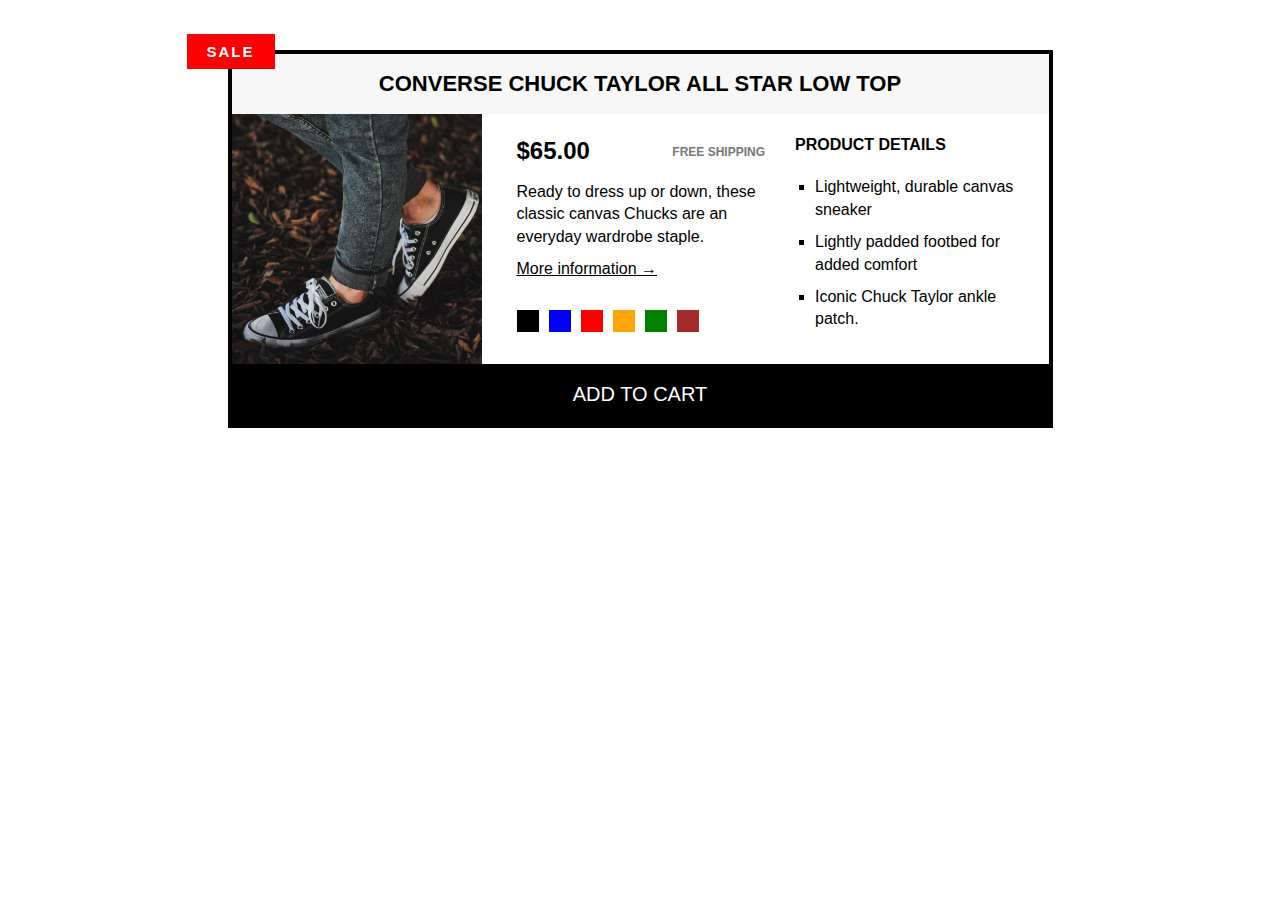
<file: 04-CSS-Layouts/Challenge-04-03/index.html>
<html lang="en">
    <head>
        <meta charset="UTF-8" />
        <meta http-equiv="X-UA-Compatible" content="IE=edge" />
        <meta name="viewport" content="width=device-width, initial-scale=1.0" />
        <title>Document</title>
        <link rel="stylesheet" href="./style.css" />
    </head>
    <body>
        <article class="product">
            <p class="sale">SALE</p>
            <h2 class="product-title">
                Converse Chuck Taylor All Star Low Top
            </h2>

            <img
                class="main-product-img"
                src="../img/challenges.jpg"
                alt="Chuck Taylor All Star Shoe"
                height="250"
                width="250"
            />

            <div class="product-main-info">
                <div class="price-shipping">
                    <p class="price"><strong>$65.00</strong></p>
                    <p class="shipping">Free shipping</p>
                </div>
                <p class="product-description">
                    Ready to dress up or down, these classic canvas Chucks are
                    an everyday wardrobe staple.
                </p>
                <a href="https://converse.com" target="_blank" class="more-info"
                    >More information &rarr;</a
                >
                <div class="color-boxes">
                    <div class="color-box black-box"></div>
                    <div class="color-box blue-box"></div>
                    <div class="color-box red-box"></div>
                    <div class="color-box orange-box"></div>
                    <div class="color-box green-box"></div>
                    <div class="color-box brown-box"></div>
                </div>
            </div>

            <div class="product-additional-info">
                <h3 class="details-title">Product details</h3>
                <ul class="details-list">
                    <li>Lightweight, durable canvas sneaker</li>
                    <li>Lightly padded footbed for added comfort</li>
                    <li>Iconic Chuck Taylor ankle patch.</li>
                </ul>
            </div>

            <button class="add-cart">Add to cart</button>
        </article>
    </body>
</html>
</file>
<file: 04-CSS-Layouts/style.css>
* {
  /* border-top: 10px solid #1098ad; */
  margin: 0;
  padding: 0;
}

/* PAGE SECTIONS */
body {
  color: #444;
  font-family: sans-serif;

  border-top: 10px solid #1098ad;
  position: relative;
}

.container {
  width: 800px;
  /* margin-left: auto;
  margin-right: auto; */
  margin: 0 auto;
}

.main-header {
  background-color: #f7f7f7;
  /* padding: 20px;
  padding-left: 40px;
  padding-right: 40px; */
  padding: 20px 40px;
  margin-bottom: 60px;
  /* height: 80px; */
}

nav {
  font-size: 18px;
  /* text-align: center; */
}

article {
  margin-bottom: 60px;
}

.post-header {
  margin-bottom: 40px;
  /* position: relative; */
}

aside {
  background-color: #f7f7f7;
  border-top: 5px solid #1098ad;
  border-bottom: 5px solid #1098ad;
  /* padding-top: 50px;
  padding-bottom: 50px; */
  padding: 50px 0;
  width: 500px;
}

/* SMALLER ELEMENTS */
h1,
h2,
h3 {
  color: #1098ad;
}

h1 {
  font-size: 26px;
  text-transform: uppercase;
  font-style: italic;
}

h2 {
  font-size: 40px;
  margin-bottom: 30px;
}

h3 {
  font-size: 30px;
  margin-bottom: 20px;
  margin-top: 40px;
}

h4 {
  font-size: 20px;
  text-transform: uppercase;
  text-align: center;
}

p {
  font-size: 22px;
  line-height: 1.5;
  margin-bottom: 15px;
}

ul,
ol {
  margin-left: 50px;
  margin-bottom: 20px;
}

li {
  font-size: 20px;
  margin-bottom: 10px;
  /* display: inline; */
}

li:last-child {
  margin-bottom: 0;
}

/* footer p {
  font-size: 16px;
} */

/* article header p {
  font-style: italic;
} */

#author {
  font-style: italic;
  font-size: 18px;
}

#copyright {
  font-size: 16px;
}

.related-author {
  font-size: 18px;
  font-weight: bold;
}

/* ul {
  list-style: none;
} */

.related {
  list-style: none;
}

body {
  /* background-color: orangered; */
}

/* .first-li {
  font-weight: bold;
} */

li:first-child {
  font-weight: bold;
}

li:last-child {
  font-style: italic;
}

li:nth-child(even) {
  /* color: red; */
}

/* Misconception: this won't work! */
article p:first-child {
  color: red;
}

/* Styling links */
a:link {
  color: #1098ad;
  text-decoration: none;
}

a:visited {
  /* color: #777; */
  color: #1098ad;
}

a:hover {
  color: orangered;
  font-weight: bold;
  text-decoration: underline orangered;
}

a:active {
  background-color: black;
  font-style: italic;
}
/* LVHA */

.post-img {
  width: 100%;
  height: auto;
}

nav a:link {
  /* background-color: orangered;
  margin: 20px;
  padding: 20px;

  display: block; */

  margin-right: 30px;
  margin-top: 10px;
  display: inline-block;
}

nav a:link:last-child {
  margin-right: 0;
}

button {
  font-size: 22px;
  padding: 20px;
  cursor: pointer;

  position: absolute;
  /* top: 50px;
  left: 50px; */
  bottom: 50px;
  right: 50px;
}

h1::first-letter {
  font-style: normal;
  margin-right: 5px;
}

h3 + p::first-line {
  /* color: red; */
}

h2 {
  /* background-color: orange; */
  position: relative;
}

h2::before {
  content: "TOP";
  background-color: #ffe70e;
  color: #444;
  font-size: 16px;
  font-weight: bold;
  display: inline-block;
  padding: 5px 10px;
  position: absolute;
  top: -10px;
  right: -25px;
}

/* Resolving conflicts */
/* #copyright {
  color: red;
}

.copyright {
  color: blue;
}

.text {
  color: yellow;
}

footer p {
  color: green !important;
} */

/* nav a:link,
nav p {
  font-size: 18px;
} */
</file>
<file: 05-Design/style.css>
/*
SPACING SYSTEM (px)
2 / 4 / 8 / 12 / 16 / 24 / 32 / 48 / 64 / 80 / 96 / 128

FONT SIZE SYSTEM (px)
10 / 12 / 14 / 16 / 18 / 20 / 24 / 30 / 36 / 44 / 52 / 62 / 74 / 86 / 98
*/

* {
  margin: 0;
  padding: 0;
  box-sizing: border-box;
}

/* ------------------------ */
/* GENERAL STYLES */
/* ------------------------ */
body {
  font-family: sans-serif;
}

.container {
  width: 960px;
  margin: 0 auto;
}

header,
section {
  margin-bottom: 48px;
}

h2 {
  margin-bottom: 48px;
}

.grid-3-cols {
  display: grid;
  grid-template-columns: repeat(3, 1fr);
  column-gap: 80px;
}

/* ------------------------ */
/* COMPONENT STYLES */
/* ------------------------ */

/* HEADER */
header {
  display: grid;
  grid-template-columns: repeat(2, 1fr);
  column-gap: 80px;
  margin-top: 48px;
}

.header-text-box {
  align-self: center;
}

h1 {
  margin-bottom: 24px;
}

.header-text {
  margin-bottom: 24px;
}

img {
  width: 100%;
}

/* FEATURES */
.features-icon {
}

.features-title {
  margin-bottom: 16px;
}

.features-text {
}

/* TESTIMONIAL */
.testimonial-section {
}

.testimonial-box {
  grid-column: 2 / -1;
  align-self: center;
}

.testimonial-box h2 {
  margin-bottom: 24px;
}

.testimonial-text {
  font-style: italic;
  margin-bottom: 24px;
}

/* CHAIRS */
.chair-box {
  padding: 24px;
}

h3 {
  margin-bottom: 24px;
}

.chair-details {
  list-style: none;
  margin-bottom: 24px;
}

.chair-details li {
  display: flex;
  align-items: center;
  gap: 12px;
  margin-bottom: 24px;
}

.chair-details li:last-child {
  margin-bottom: 0;
}

.chair-icon {
}

.chair-price {
  display: flex;
  justify-content: space-between;
}

footer {
  margin-bottom: 48px;
}
</file>
<file: 07-Omnifood-Desktop/css/style.css>
* {
    margin: 0;
    padding: 0;
    box-sizing: border-box;
}

html {
    font-size: 62.5%;
}

body {
    font-family: "Rubik", sans-serif;
    line-height: 1;
    font-weight: 400;
    color: #555;
}

/*******************************/
/* GENERAL REUSABLE COMPONENTS */
/*******************************/

.heading-primary,
.heading-secondary {
    font-weight: 700;
    color: #333;
    letter-spacing: -0.05rem;
    /* letter-spacing: -0.5px; */
}

.heading-primary {
    font-size: 5.2rem;
    line-height: 1.05;
    margin-bottom: 3.2rem;
}

.heading-secondary {
    font-size: 4.4rem;
    line-height: 1.2;
}

.btn:link,
.btn:visited {
    text-decoration: none;
    font-size: 2rem;
    padding: 1.6rem 3.2rem;
    border-radius: 0.9rem;
    font-weight: 600;
    /* border-radius: 9px; */

    transition: background-color 0.3s;
}

.btn--full:link,
.btn--full:visited {
    background-color: #e67e22;
    color: #fff;
}

.btn--full:hover,
.btn--full:active {
    background-color: #cf711f;
}

.btn--outline:link,
.btn--outline:visited {
    background-color: #fff;
    color: #555;
}

.btn--outline:hover,
.btn--outline:active {
    background-color: #fdf2e9;

    /* THis can cause problems: */
    /* border: 3px solid #fff; */

    /* Trick to add border inside: */
    box-shadow: inset 0 0 0 3px #fff;
}

.margin-right-sm {
    margin-right: 1.6rem !important;
}

.container {
    max-width: 120rem;
    margin: 0 auto;
    padding: 0 3.2rem;
    /* background-color: pink; */
}

.grid {
    display: grid;
    gap: 9.6rem;
}

.grid--2-cols {
    grid-template-columns: repeat(2, 1fr);
}

.grid--3-cols {
    grid-template-columns: repeat(3, 1fr);
}

/**********/
/* HEADER */
/**********/

.header {
    display: flex;
    justify-content: space-between;
    align-items: center;
    background-color: #fdf2e9;

    /* because we want it to be sticky later we use fixed height */
    height: 9.6rem;
    padding: 0 4.8rem;
}

.logo {
    height: 2.2rem;
}

/**************/
/* NAVIGATION */
/**************/

.main-nav-list {
    list-style: none;
    display: flex;
    align-items: center;
    gap: 3.2rem;
}

.main-nav-link:link,
.main-nav-link:visited {
    text-decoration: none;
    color: #333;
    font-weight: 500;
    font-size: 1.8rem;
    transition: all 0.3s;
}

.main-nav-link:hover,
.main-nav-link:active {
    color: #cf711f;
}

.main-nav-link.nav-cta:link,
.main-nav-link.nav-cta:visited {
    padding: 1.2rem 2.4rem;
    border-radius: 0.9rem;
    background-color: #eb984e;
    color: #fff;
}

.main-nav-link.nav-cta:hover,
.main-nav-link.nav-cta:active {
    background-color: #cf711f;
}
/****************/
/* HERO SECTION */
/****************/

.section-hero {
    background-color: #fdf2e9;
    padding: 4.8rem 0 9.6rem 0;
}

.hero {
    max-width: 130rem;
    margin: 0 auto;
    padding: 0 3.2rem;
    display: grid;
    grid-template-columns: 1fr 1fr;
    gap: 9.6rem;
    align-items: center;
}

.hero-description {
    font-size: 2rem;
    line-height: 1.6;
    margin-bottom: 4.8rem;
}

.hero-img {
    width: 100%;
}

.delivered-meals {
    display: flex;
    margin-top: 8rem;
    align-items: center;
    gap: 1.6rem;
}

.delivered-imgs {
    display: flex;
}

.delivered-imgs img {
    height: 4.8rem;
    width: 4.8rem;
    border-radius: 50%;
    margin-right: -1.6rem;
    border: 3px solid #fdf2e9;
}

.delivered-imgs img:last-child {
    margin: 0;
}

.delivered-text {
    font-size: 1.8rem;
    font-weight: 600;
}

.delivered-text span {
    color: #cf711f;
    font-weight: 700;
}

/************************/
/* HOW IT WORKS SECTION */
/************************/

.section-how {
    padding: 9.6rem 0;
}

/* .section-how div {
    padding: 50px;
    font-size: 50px;
} */

/*
===============================================================================
===============================================================================

--- 01 TYPOGRAPHY SYSTEM

- Font sizes (px)
10 / 12 / 14 / 16 / 18 / 20 / 24 / 30 / 36 / 44 / 52 / 62 / 74 / 86 / 98

- Font weights
Default: 400
Medium: 500
Semi-bold: 600
Bold: 700

- Line heights
Default: 1
Small: 1.05
Medium: 1.2
Paragraph default: 1.6

- Letter spacing
-0.5px
0.75px

--- 02 COLORS

- Primary: #e67e22
- Tints:  #fdf2e9
#fdf2e9
#fae5d3
#eb984e

- Shades: 
#cf711f
#45260a

- Accents:
- Greys

#888
#767676 (lightest grey allowed on #fff)
#6f6f6f (lightest grey allowed on #fdf2e9)
#555
#333

--- 05 SHADOWS

0 2.4rem 4.8rem rgba(0, 0, 0, 0.075);

--- 06 BORDER-RADIUS

Default: 9px
Medium: 11px

--- 07 WHITESPACE

- Spacing system (px)
2 / 4 / 8 / 12 / 16 / 24 / 32 / 48 / 64 / 80 / 96 / 128
*/
</file>
<file: Omnifood/css/style.css>
/*
--- 01 Typography System

FONT SIZE SYSTEM (px)
10 / 12 / 14 / 16 / 18 / 20 / 24 / 30 / 36 / 44 / 52 / 62 / 74 / 86 / 98

- Font weights
Default: 400

- Line heights
Default: 1

--- 02 COLORS

- Primary: #e67e22
- Tints:
- Shades:
- Accents:
- Greys:
#555

--- 05 SHADOWS

--- 06 BORDER-RADIUS

--- 07 WHITESPACE

SPACING SYSTEM (px)
2 / 4 / 8 / 12 / 16 / 24 / 32 / 48 / 64 / 80 / 96 / 128


*/

* {
    margin: 0;
    padding: 0;
    box-sizing: border-box;
}

body {
    font-family: sans-serif;
    line-height: 1;
    font-weight: 400;
    color: #555;
}
</file>
<file: 03-CSS-Fundamentals/Challenge-02/style.css>
* {
    margin: 0;
    padding: 0;
}

body {
    font-family: sans-serif;
    line-height: 1.4;
}

/* PRODUCT */
.product {
    border: 4px solid black;
    width: 825px;
    margin: 50px auto;
}

.product-title {
    text-align: center;
    font-size: 22px;
    text-transform: uppercase;
    background-color: #f7f7f7;
    padding: 15px;
    margin: 0;
}

/* PRODUCT INFORMATION */
.price {
    font-size: 24px;
    margin-bottom: 10px;
}

.shipping {
    font-size: 12px;
    text-transform: uppercase;
    font-weight: bold;
    color: #777;
    margin-bottom: 20px;
}

.more-info:link,
.more-info:visited {
    color: black;
}

.more-info:hover,
.more-info:active {
    text-decoration: none;
}

/* PRODUCT DETAILS */
.details-title {
    text-transform: uppercase;
    font-size: 16px;
    margin-top: 30px;
    margin-bottom: 20px;
}

.details-list {
    list-style: square;
    padding-left: 20px;
}

.details-list li {
    margin-bottom: 10px;
}

/* BUTTON */
.add-cart {
    background-color: #000;
    border: none;
    color: #fff;
    font-size: 20px;
    text-transform: uppercase;
    cursor: pointer;
    width: 100%;
    padding: 18px 0;
}

.add-cart:hover {
    color: #000;
    font-weight: bold;
    background-color: #fff;
    border-top: 4px solid black;
}
</file>
<file: 03-CSS-Fundamentals/Challenge-03-02/style.css>
* {
    margin: 0;
    padding: 0;
}

body {
    font-family: sans-serif;
    line-height: 1.4;
}

/* PRODUCT */
.product {
    border: 4px solid black;
    width: 825px;
    margin: 50px auto;
}

.product-title {
    text-align: center;
    font-size: 22px;
    text-transform: uppercase;
    background-color: #f7f7f7;
    padding: 15px;
    margin: 0;
}

/* PRODUCT INFORMATION */
.price {
    font-size: 24px;
    margin-bottom: 10px;
}

.shipping {
    font-size: 12px;
    text-transform: uppercase;
    font-weight: bold;
    color: #777;
    margin-bottom: 20px;
}

.more-info:link,
.more-info:visited {
    color: black;
}

.more-info:hover,
.more-info:active {
    text-decoration: none;
}

/* PRODUCT DETAILS */
.details-title {
    text-transform: uppercase;
    font-size: 16px;
    margin-top: 30px;
    margin-bottom: 20px;
}

.details-list {
    list-style: square;
    padding-left: 20px;
}

.details-list li {
    margin-bottom: 10px;
}

/* BUTTON */
.add-cart {
    background-color: #000;
    border: none;
    color: #fff;
    font-size: 20px;
    text-transform: uppercase;
    cursor: pointer;
    width: 100%;
    padding: 18px 0;
}

.add-cart:hover {
    color: #000;
    font-weight: bold;
    background-color: #fff;
    border-top: 4px solid black;
}
</file>
<file: 03-CSS-Fundamentals/Challenge-03-03/style.css>
* {
    margin: 0;
    padding: 0;
}

body {
    font-family: sans-serif;
    line-height: 1.4;
}

/* PRODUCT */

.product {
    border: 4px solid black;
    width: 825px;
    margin: 50px auto;
    position: relative;
}

.sale {
    position: absolute;
    background-color: red;
    color: white;
    font-size: 15;
    font-weight: bold;
    padding: 7px 20px;
    top: -20px;
    left: -45px;
    letter-spacing: 2px;
}

.product-title {
    text-align: center;
    font-size: 22px;
    text-transform: uppercase;
    background-color: #f7f7f7;
    padding: 15px;
    margin: 0;
}

/* PRODUCT INFORMATION */
.price {
    font-size: 24px;
    margin-bottom: 10px;
}

.shipping {
    font-size: 12px;
    text-transform: uppercase;
    font-weight: bold;
    color: #777;
    margin-bottom: 20px;
}

.more-info:link,
.more-info:visited {
    color: black;
    display: inline-block;
    margin-bottom: 30px;
}

.more-info:hover,
.more-info:active {
    text-decoration: none;
}

.color-boxes {
    position: relative;
}

.color-box {
    height: 22px;
    width: 22px;
    display: inline-block;
    margin-right: 10px;
}

.black-box {
    background-color: black;
}

.blue-box {
    background-color: blue;
}

.red-box {
    background-color: red;
}

.orange-box {
    background-color: orange;
}

.green-box {
    background-color: green;
}

.brown-box {
    background-color: brown;
}

/* PRODUCT DETAILS */
.details-title {
    text-transform: uppercase;
    font-size: 16px;
    margin-top: 25px;
    margin-bottom: 20px;
}

.details-list {
    list-style: square;
    padding-left: 20px;
}

.details-list li {
    margin-bottom: 10px;
}

/* BUTTON */
.add-cart {
    background-color: #000;
    border: none;
    color: #fff;
    font-size: 20px;
    text-transform: uppercase;
    cursor: pointer;
    width: 100%;
    padding: 18px 0;
}

.add-cart:hover {
    color: #000;
    font-weight: bold;
    background-color: #fff;
    border-top: 4px solid black;
}
</file>
<file: 04-CSS-Layouts/Challenge-04-01/style.css>
* {
    margin: 0;
    padding: 0;
    box-sizing: border-box;
}

body {
    font-family: sans-serif;
    line-height: 1.4;
}

/* PRODUCT */

.product {
    border: 4px solid black;
    width: 825px;
    margin: 50px auto;
    position: relative;
}

.main-product-img {
    float: left;
    aspect-ratio: auto;
    width: 235px;
    height: auto;
}

.product-main-info {
    float: left;
    width: 270px;
    padding: 20px 0px 5px 30px;
}

.product-additional-info {
    float: left;
    width: 270px;
    padding: 20px 0px 5px 40px;
}

.sale {
    position: absolute;
    background-color: red;
    color: white;
    font-size: 15;
    font-weight: bold;
    padding: 7px 20px;
    top: -20px;
    left: -45px;
    letter-spacing: 2px;
}

.product-title {
    text-align: center;
    font-size: 22px;
    text-transform: uppercase;
    background-color: #f7f7f7;
    padding: 15px;
    margin: 0;
}

/* PRODUCT INFORMATION */
.price {
    font-size: 24px;
    margin-bottom: 10px;
    float: left;
}

.shipping {
    font-size: 12px;
    text-transform: uppercase;
    font-weight: bold;
    color: #777;
    margin-bottom: 20px;
    padding-top: 10px;
    float: right;
}

.product-description {
    clear: both;
}

.more-info:link,
.more-info:visited {
    color: black;
    display: inline-block;
    margin-bottom: 30px;
}

.more-info:hover,
.more-info:active {
    text-decoration: none;
}

.color-boxes {
    position: relative;
}

.color-box {
    height: 22px;
    width: 22px;
    display: inline-block;
    margin-right: 10px;
}

.black-box {
    background-color: black;
}

.blue-box {
    background-color: blue;
}

.red-box {
    background-color: red;
}

.orange-box {
    background-color: orange;
}

.green-box {
    background-color: green;
}

.brown-box {
    background-color: brown;
}

/* PRODUCT DETAILS */
.details-title {
    text-transform: uppercase;
    font-size: 16px;
    margin-bottom: 20px;
}

.details-list {
    list-style: square;
    padding-left: 20px;
}

.details-list li {
    margin-bottom: 10px;
}

/* BUTTON */
.add-cart {
    background-color: #000;
    border: none;
    color: #fff;
    font-size: 20px;
    text-transform: uppercase;
    cursor: pointer;
    width: 100%;
    padding: 18px 0;
}

.add-cart:hover {
    color: #000;
    font-weight: bold;
    background-color: #fff;
    border-top: 4px solid black;
}
</file>
<file: 04-CSS-Layouts/Challenge-04-02/style.css>
* {
    margin: 0;
    padding: 0;
    box-sizing: border-box;
}

body {
    font-family: sans-serif;
    line-height: 1.4;
}

/* PRODUCT */

.product {
    border: 4px solid black;
    width: 825px;
    margin: 50px auto;
    position: relative;
}

.main-product-img {
    aspect-ratio: auto;
    width: 235px;
    height: auto;
    flex: 1;
}

.product-main-info {
    /* width: 270px; */
    flex: 1;
    padding: 20px 0px 5px 5px;
}

.product-additional-info {
    /* width: 270px; */
    flex: 1;
    padding: 20px 10px 5px 0px;
}

.sale {
    position: absolute;
    background-color: red;
    color: white;
    font-size: 15;
    font-weight: bold;
    padding: 7px 20px;
    top: -20px;
    left: -45px;
    letter-spacing: 2px;
}

.product-title {
    text-align: center;
    font-size: 22px;
    text-transform: uppercase;
    background-color: #f7f7f7;
    padding: 15px;
    margin: 0;
}

/* PRODUCT INFORMATION */
.price {
    font-size: 24px;
    margin-bottom: 10px;
}

.shipping {
    font-size: 12px;
    text-transform: uppercase;
    font-weight: bold;
    color: #777;
    margin-bottom: 20px;
    padding-top: 10px;
}

.product-description {
    margin-bottom: 10px;
}

.more-info:link,
.more-info:visited {
    color: black;
    display: inline-block;
    margin-bottom: 30px;
}

.more-info:hover,
.more-info:active {
    text-decoration: none;
}

.color-boxes {
    display: flex;
    gap: 10px;
}

.color-box {
    height: 22px;
    width: 22px;
}

.black-box {
    background-color: black;
}

.blue-box {
    background-color: blue;
}

.red-box {
    background-color: red;
}

.orange-box {
    background-color: orange;
}

.green-box {
    background-color: green;
}

.brown-box {
    background-color: brown;
}

/* PRODUCT DETAILS */
.details-title {
    text-transform: uppercase;
    font-size: 16px;
    margin-bottom: 20px;
}

.details-list {
    list-style: square;
    padding-left: 20px;
}

.details-list li {
    margin-bottom: 10px;
}

/* BUTTON */
.add-cart {
    background-color: #000;
    border: none;
    color: #fff;
    font-size: 20px;
    text-transform: uppercase;
    cursor: pointer;
    width: 100%;
    padding: 18px 0;
}

.add-cart:hover {
    color: #000;
    font-weight: bold;
    background-color: #fff;
    border-top: 4px solid black;
}

.product-img-info {
    display: flex;
    gap: 30px;
}

.price-shipping {
    display: flex;
    justify-content: space-between;
}
</file>
<file: 04-CSS-Layouts/Challenge-04-03/style.css>
* {
    margin: 0;
    padding: 0;
    box-sizing: border-box;
}

body {
    font-family: sans-serif;
    line-height: 1.4;
}

/* PRODUCT */

.product {
    border: 4px solid black;
    width: 825px;
    margin: 50px auto;
    position: relative;
    display: grid;
    grid-template-columns: 250px 1fr 1fr;
    grid-template-rows: 60px 250px 60px;
    column-gap: 30px;
}

.main-product-img {
    aspect-ratio: auto;
    width: 250px;
    height: auto;
}

.product-main-info {
    /* width: 270px; */
    padding: 20px 0px 5px 5px;
}

.product-additional-info {
    /* width: 270px; */
    padding: 20px 10px 5px 0px;
}

.sale {
    position: absolute;
    background-color: red;
    color: white;
    font-size: 15;
    font-weight: bold;
    padding: 7px 20px;
    top: -20px;
    left: -45px;
    letter-spacing: 2px;
}

.product-title {
    grid-column: 1 / -1;
    text-align: center;
    font-size: 22px;
    text-transform: uppercase;
    background-color: #f7f7f7;
    padding: 15px;
    margin: 0;
}

/* PRODUCT INFORMATION */
.price {
    font-size: 24px;
    margin-bottom: 10px;
}

.shipping {
    font-size: 12px;
    text-transform: uppercase;
    font-weight: bold;
    color: #777;
    margin-bottom: 20px;
    padding-top: 10px;
}

.product-description {
    margin-bottom: 10px;
}

.more-info:link,
.more-info:visited {
    color: black;
    display: inline-block;
    margin-bottom: 30px;
}

.more-info:hover,
.more-info:active {
    text-decoration: none;
}

.color-boxes {
    display: flex;
    gap: 10px;
}

.color-box {
    height: 22px;
    width: 22px;
}

.black-box {
    background-color: black;
}

.blue-box {
    background-color: blue;
}

.red-box {
    background-color: red;
}

.orange-box {
    background-color: orange;
}

.green-box {
    background-color: green;
}

.brown-box {
    background-color: brown;
}

/* PRODUCT DETAILS */
.details-title {
    text-transform: uppercase;
    font-size: 16px;
    margin-bottom: 20px;
}

.details-list {
    list-style: square;
    padding-left: 20px;
}

.details-list li {
    margin-bottom: 10px;
}

/* BUTTON */
.add-cart {
    grid-column: 1 / -1;
    background-color: #000;
    border: none;
    color: #fff;
    font-size: 20px;
    text-transform: uppercase;
    cursor: pointer;
    width: 100%;
    padding: 18px 0;
}

.add-cart:hover {
    color: #000;
    font-weight: bold;
    background-color: #fff;
    border-top: 4px solid black;
}

.price-shipping {
    display: flex;
    justify-content: space-between;
}
</file>
